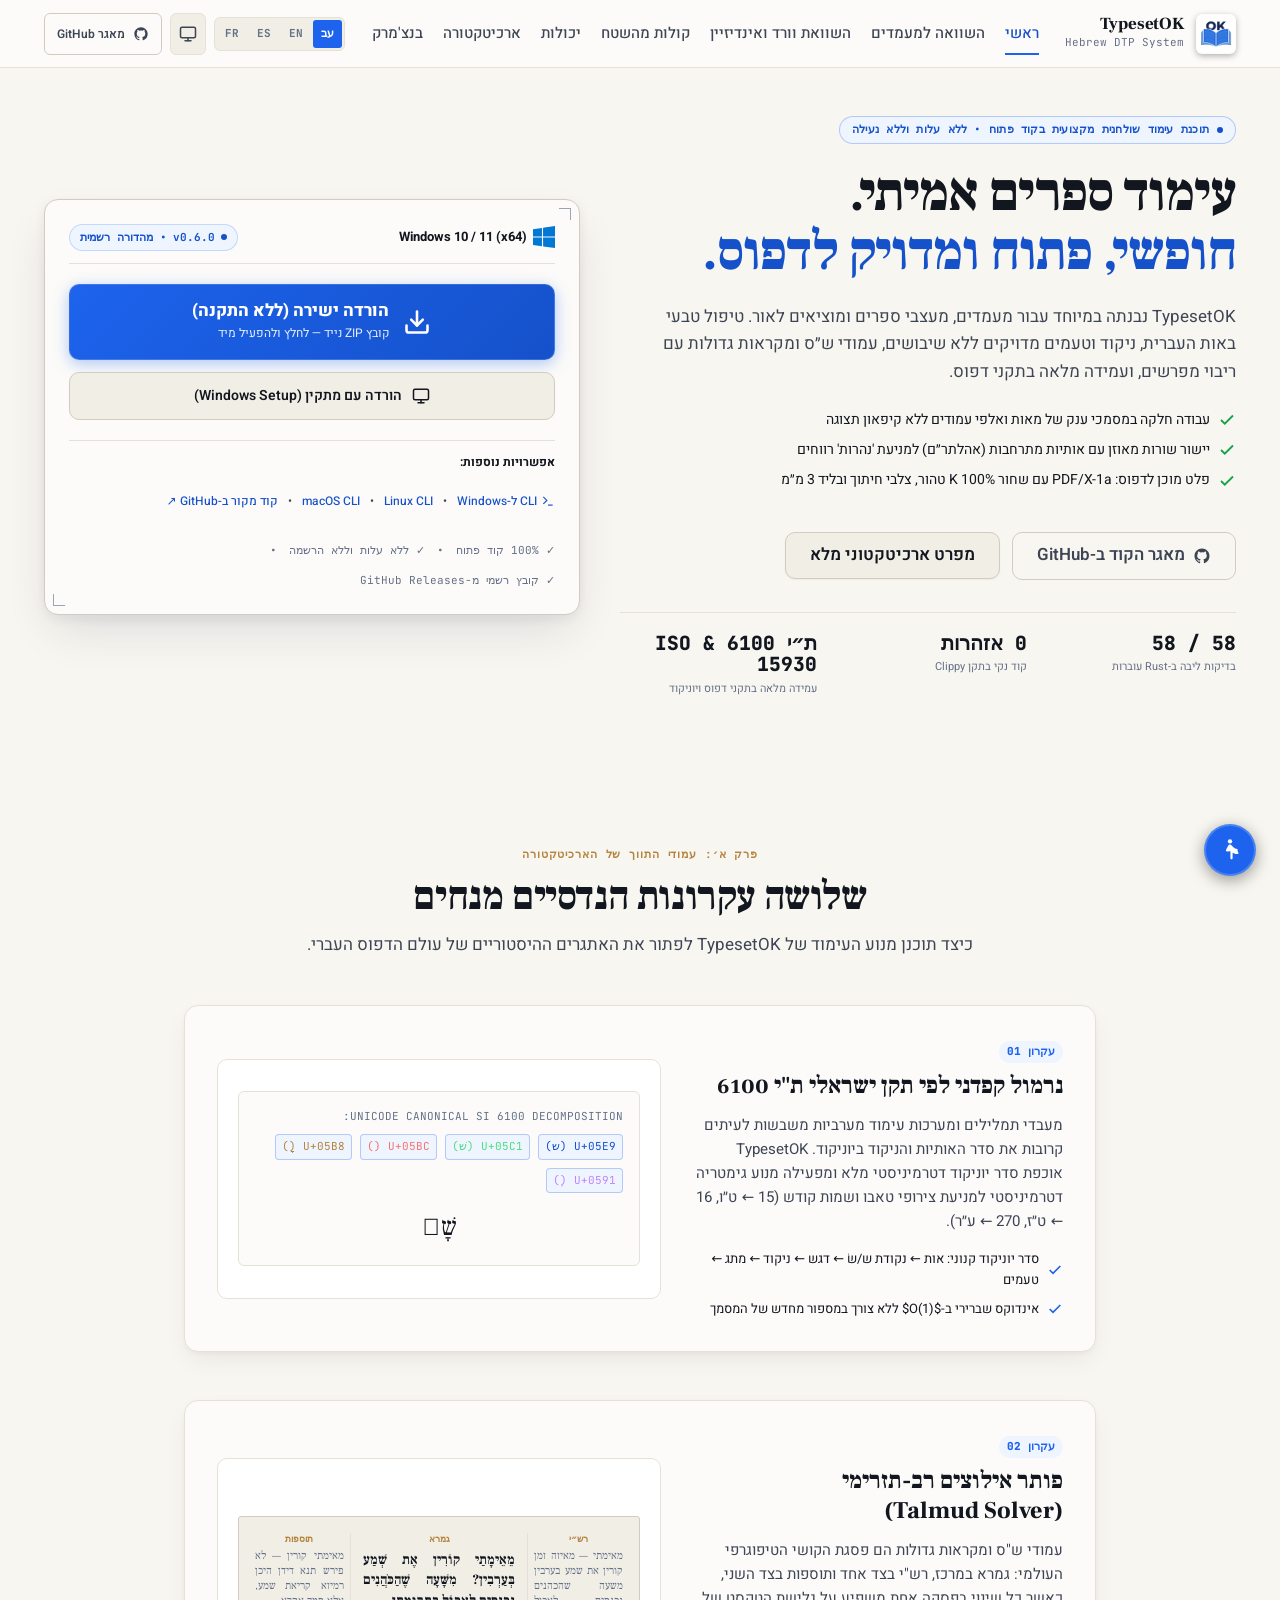
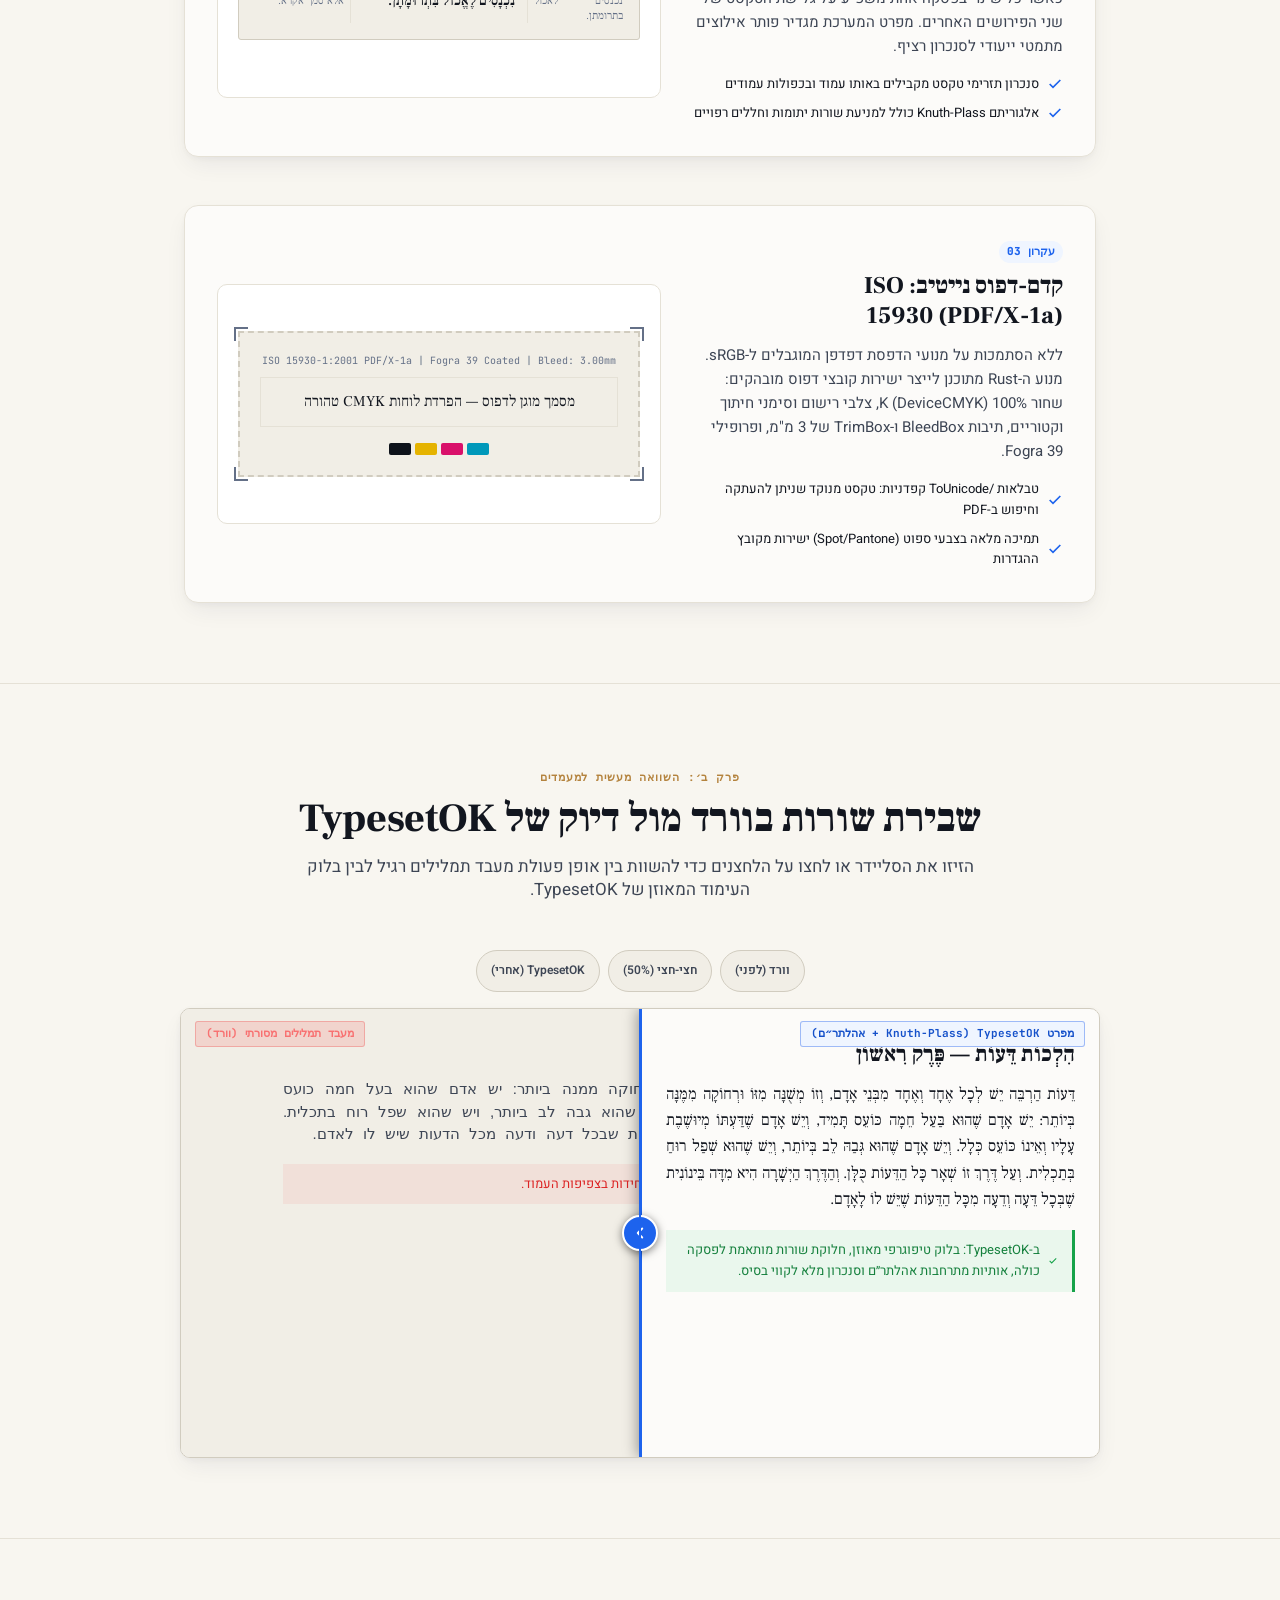
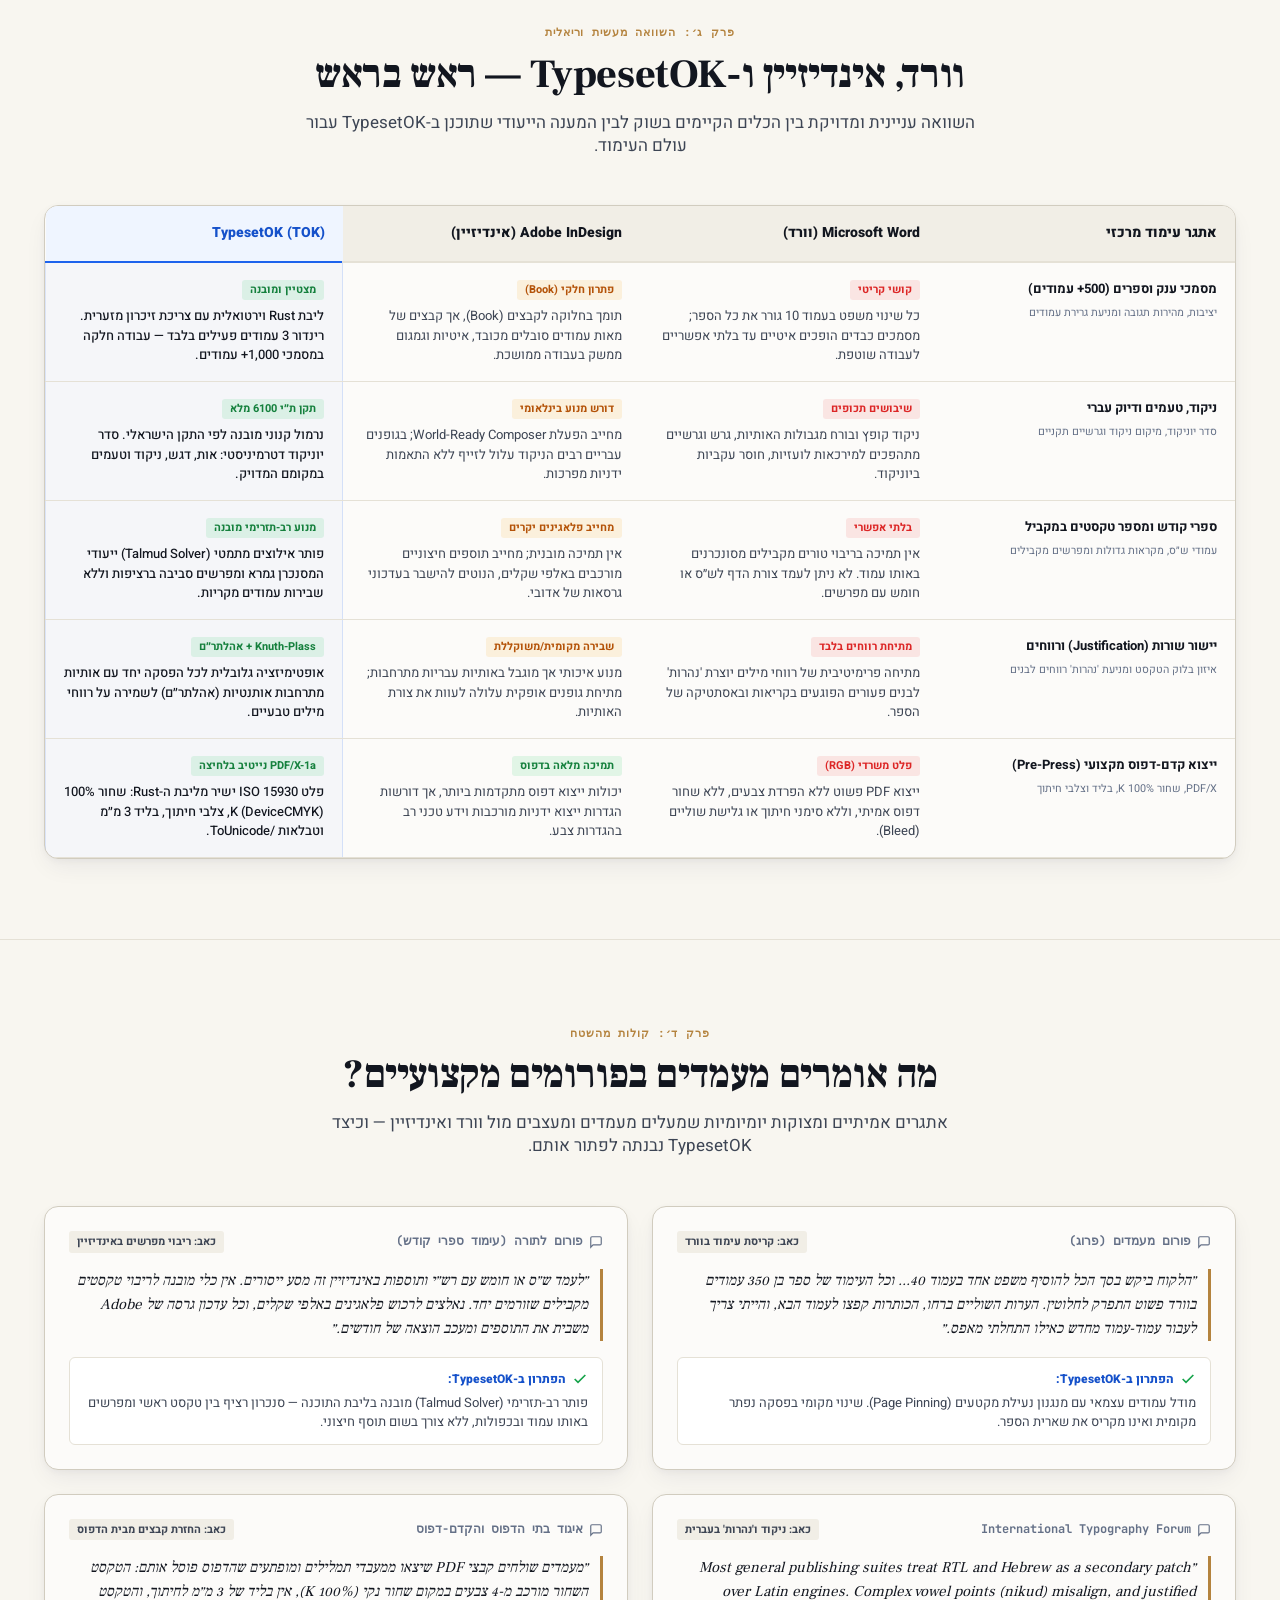
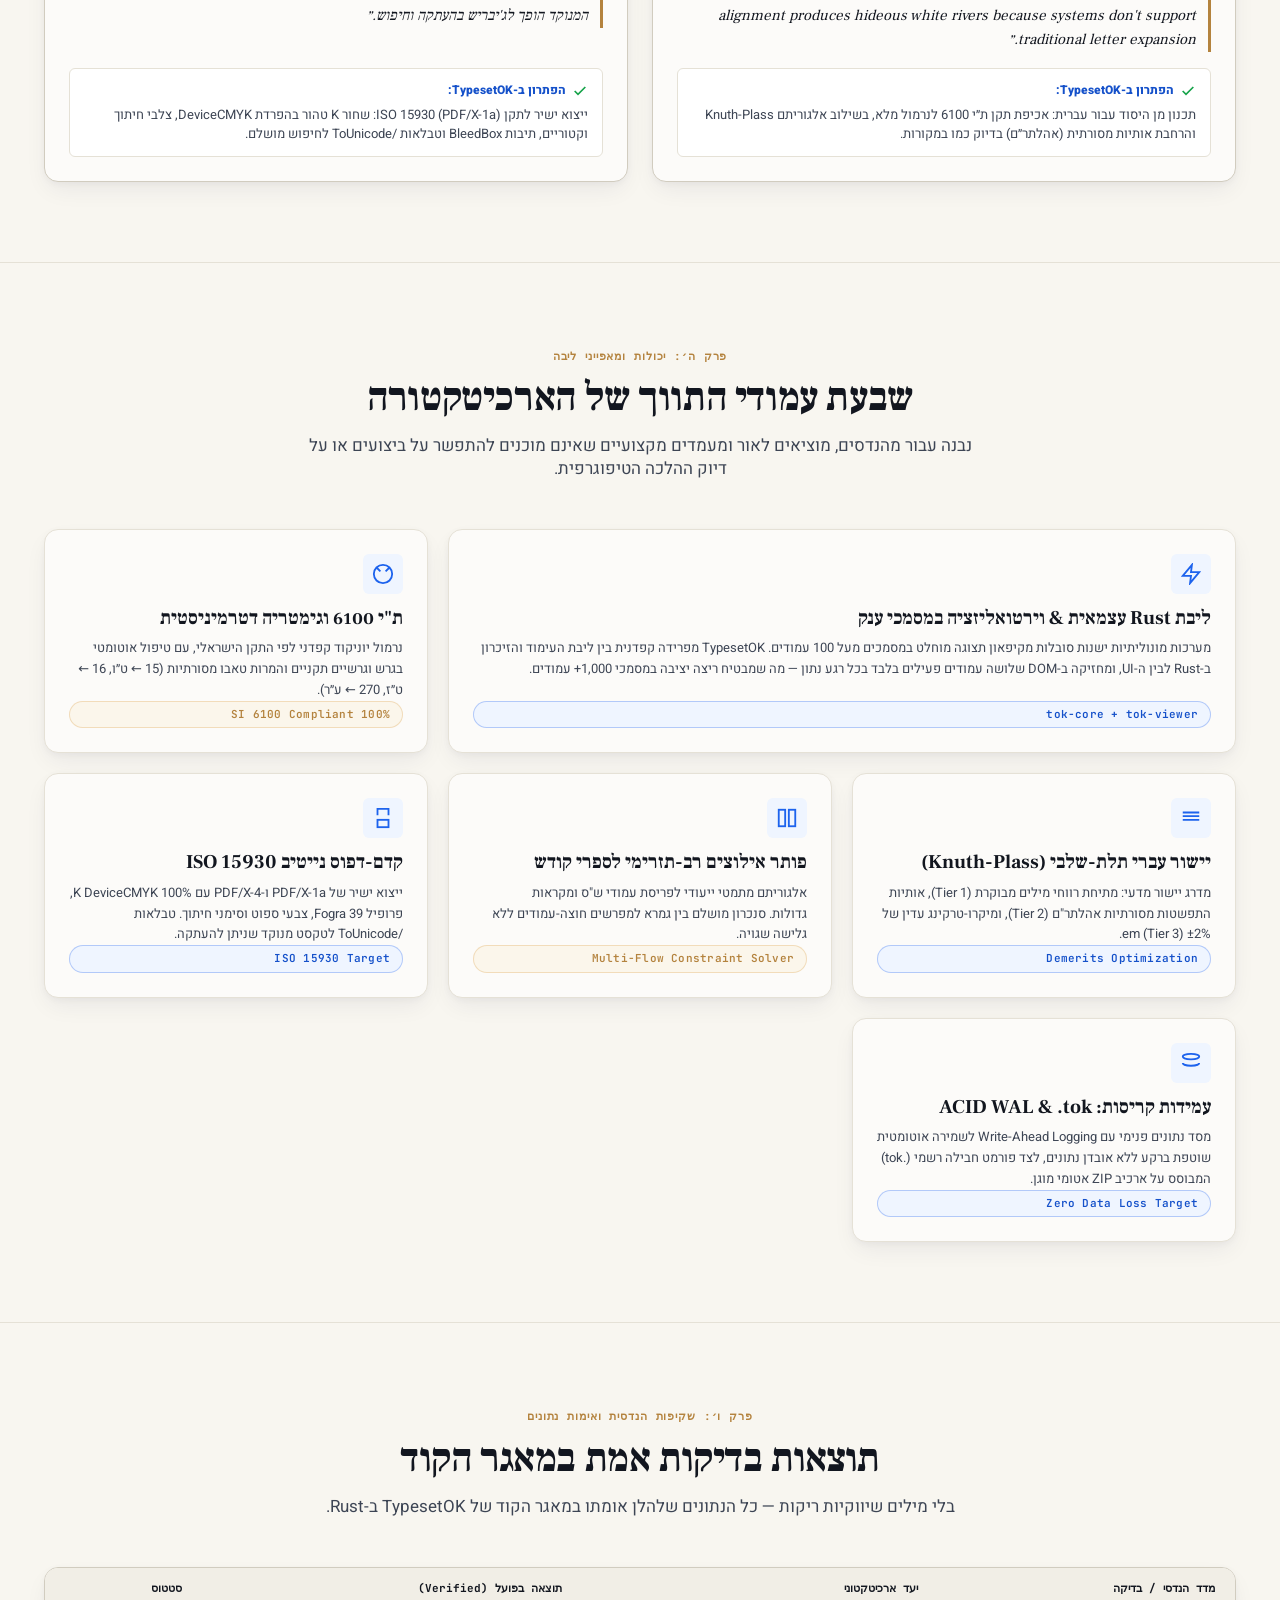
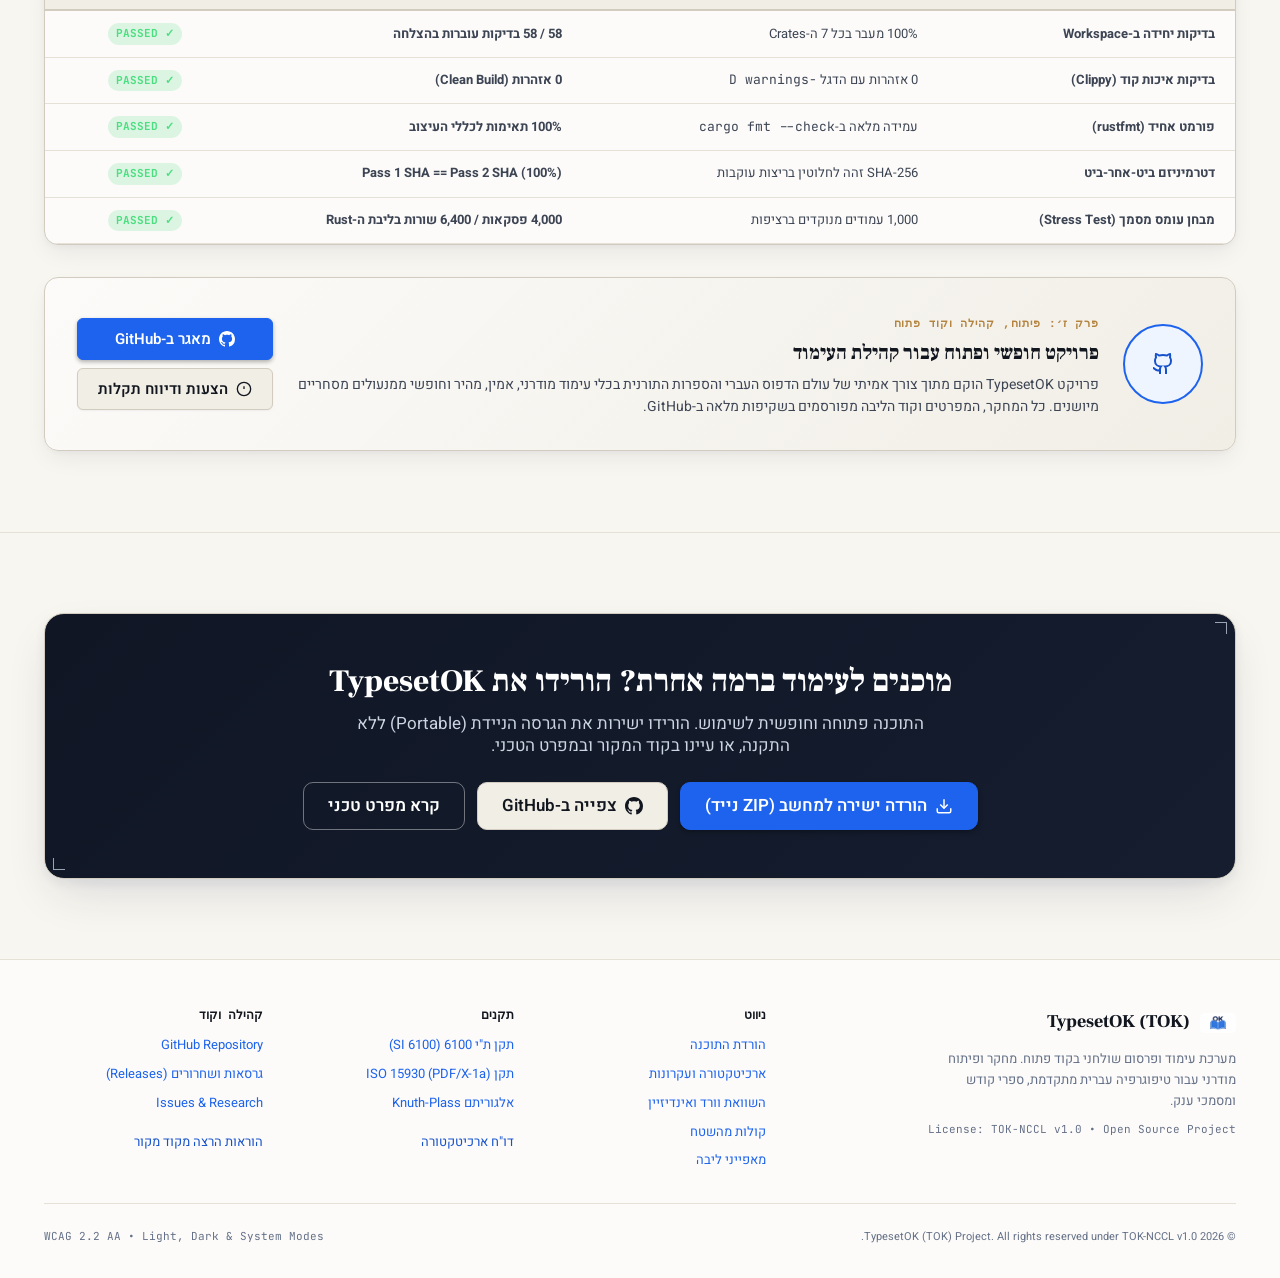
<file: index.html>
<!DOCTYPE html>
<html lang="he" dir="rtl" data-theme="light">
<head>
  <meta charset="UTF-8">
  <meta name="viewport" content="width=device-width, initial-scale=1.0, viewport-fit=cover">
  
  <!-- Primary High-Authority Meta Tags -->
  <title>TypesetOK (TOK) — תוכנת עימוד שולחנית מקצועית בקוד פתוח | DTP System for Hebrew Typography, Talmud &amp; Pre-Press</title>
  <meta name="title" content="TypesetOK (TOK) — תוכנת עימוד שולחנית מקצועית בקוד פתוח">
  <meta name="description" content="מערכת עימוד ופרסום שולחני (DTP) מודרנית בקוד פתוח לטיפוגרפיה עברית מתקדמת, ספרי קודש (ש״ס, מקראות גדולות ושו״ת) ומסמכי ענק. ליבת Rust, אלגוריתם Knuth-Plass, פלט PDF/X-1a נייטיב.">
  <meta name="keywords" content="תוכנת עימוד, עימוד עברי, עימוד ספרים, ספרי קודש, עימוד שס, מקראות גדולות, תוכנת תג, אינדיזיין עברית, Knuth-Plass, Rust DTP, Desktop Publishing, Hebrew typesetting, Talmud layout, PDF/X-1a, SI 6100, Open source typesetting">
  <meta name="author" content="TypesetOK Open-Source Team">
  <meta name="publisher" content="TypesetOK">
  <meta name="robots" content="index, follow, max-snippet:-1, max-image-preview:large, max-video-preview:-1">
  <meta name="format-detection" content="telephone=no">
  <meta name="google-site-verification" content="google4c6f85691547b7d9">
  <link rel="canonical" href="https://typesetok.github.io/website/">

  <!-- Multilingual Internationalization Alternate Links -->
  <link rel="alternate" hreflang="he" href="https://typesetok.github.io/website/?lang=he">
  <link rel="alternate" hreflang="en" href="https://typesetok.github.io/website/?lang=en">
  <link rel="alternate" hreflang="es" href="https://typesetok.github.io/website/?lang=es">
  <link rel="alternate" hreflang="fr" href="https://typesetok.github.io/website/?lang=fr">
  <link rel="alternate" hreflang="x-default" href="https://typesetok.github.io/website/">

  <!-- Open Graph / Facebook -->
  <meta property="og:type" content="website">
  <meta property="og:url" content="https://typesetok.github.io/website/">
  <meta property="og:site_name" content="TypesetOK">
  <meta property="og:title" content="TypesetOK — תוכנת עימוד שולחנית מקצועית בקוד פתוח">
  <meta property="og:description" content="עימוד ספרים אמיתי. דיוק מושלם לדפוס, חופשי ופתוח לכולם. מערכת DTP ייעודית לספרי קודש ומסמכי ענק.">
  <meta property="og:image" content="assets/images/logo.jpg">
  <meta property="og:image:alt" content="TypesetOK Logo — Open Book &amp; Typography">
  <meta property="og:locale" content="he_IL">
  <meta property="og:locale:alternate" content="en_US">
  <meta property="og:locale:alternate" content="es_ES">
  <meta property="og:locale:alternate" content="fr_FR">

  <!-- Twitter / X -->
  <meta property="twitter:card" content="summary_large_image">
  <meta property="twitter:url" content="https://typesetok.github.io/website/">
  <meta property="twitter:title" content="TypesetOK — תוכנת עימוד שולחנית מקצועית ב-Rust">
  <meta property="twitter:description" content="מערכת עימוד ופרסום שולחני בקוד פתוח לטיפוגרפיה עברית מתקדמת, ש״ס ומנוע קדם-דפוס ISO 15930.">
  <meta property="twitter:image" content="assets/images/logo.jpg">

  <!-- Favicons & App Manifest -->
  <link rel="icon" type="image/svg+xml" href="assets/images/favicon.svg">
  <link rel="apple-touch-icon" href="assets/images/logo.jpg">
  <link rel="manifest" href="site.webmanifest">
  <meta name="theme-color" content="#F8F6F0" media="(prefers-color-scheme: light)">
  <meta name="theme-color" content="#0B0E14" media="(prefers-color-scheme: dark)">

  <!-- High-Performance Font Loading -->
  <link rel="preconnect" href="https://fonts.googleapis.com">
  <link rel="preconnect" href="https://fonts.gstatic.com" crossorigin>
  <link href="https://fonts.googleapis.com/css2?family=Frank+Ruhl+Libre:wght@400;500;700;800;900&family=Heebo:wght@400;500;600;700;800&family=JetBrains+Mono:wght@400;500;700&display=swap" rel="stylesheet">

  <!-- Core Stylesheets -->
  <link rel="stylesheet" href="assets/css/tokens.css">
  <link rel="stylesheet" href="assets/css/reset.css">
  <link rel="stylesheet" href="assets/css/main.css">
  <link rel="stylesheet" href="assets/css/components.css">
  <link rel="stylesheet" href="assets/css/a11y-motion.css">

  <!-- Comprehensive Schema.org Graph JSON-LD (Power SEO) -->
  <script type="application/ld+json">
  {
    "@context": "https://schema.org",
    "@graph": [
      {
        "@type": "WebSite",
        "@id": "https://typesetok.github.io/website/#website",
        "url": "https://typesetok.github.io/website/",
        "name": "TypesetOK",
        "description": "תוכנת עימוד שולחנית מקצועית בקוד פתוח לטיפוגרפיה עברית וספרי קודש",
        "inLanguage": ["he", "en", "es", "fr"],
        "publisher": {
          "@id": "https://typesetok.github.io/website/#organization"
        }
      },
      {
        "@type": "Organization",
        "@id": "https://typesetok.github.io/website/#organization",
        "name": "TypesetOK",
        "url": "https://typesetok.github.io/website/",
        "logo": "https://typesetok.github.io/website/assets/images/logo.jpg",
        "sameAs": [
          "https://github.com/TypesetOK",
          "https://github.com/TypesetOK/typesetok"
        ]
      },
      {
        "@type": "SoftwareApplication",
        "@id": "https://typesetok.github.io/website/#software",
        "name": "TypesetOK",
        "alternateName": "TOK",
        "applicationCategory": "DesignApplication",
        "operatingSystem": "Windows 10+, macOS 12+, Linux",
        "softwareVersion": "v0.6.0",
        "license": "https://github.com/TypesetOK/typesetok/blob/main/LICENSE.md",
        "codeRepository": "https://github.com/TypesetOK/typesetok",
        "description": "תוכנת עימוד ופרסום שולחני (DTP) מודרנית בקוד פתוח לטיפוגרפיה עברית מתקדמת, ש״ס, מקראות גדולות ומנוע קדם-דפוס נייטיב."
      },
      {
        "@type": "BreadcrumbList",
        "itemListElement": [
          {
            "@type": "ListItem",
            "position": 1,
            "name": "דף הבית",
            "item": "https://typesetok.github.io/website/"
          }
        ]
      },
      {
        "@type": "FAQPage",
        "mainEntity": [
          {
            "@type": "Question",
            "name": "מהי מערכת TypesetOK ובמה היא שונה מתוכנות עימוד ישנות?",
            "acceptedAnswer": {
              "@type": "Answer",
              "text": "TypesetOK היא מערכת פרסום שולחני (DTP) מודרנית שנבנית מן היסוד בשפת Rust עבור עברית וטקסטים דו-כיווניים (Bidi/RTL). בשונה מתוכנות כבדות או ישנות משנות ה-90 כמו 'תג' ו-Adobe InDesign שבהן עברית היא טלאי משני, TypesetOK מפרידה בין ליבת Rust מהירה לבין הממשק ומציעה עימוד יציב במסמכי ענק בני אלפי עמודים ללא קיפאון ממשק."
            }
          },
          {
            "@type": "Question",
            "name": "כיצד עובד מנגנון אותיות ההתפשטות (אהלתר״ם) ואלגוריתם Knuth-Plass?",
            "acceptedAnswer": {
              "@type": "Answer",
              "text": "במקום למתוח רווחים בין מילים וליצור 'נהרות' לבנים מכוערים כפי שעושים מעבדי תמלילים פשוטים, המערכת משלבת את אלגוריתם Knuth-Plass למזעור פגמים טיפוגרפיים לאורך הפסקה כולה, יחד עם אותיות מתרחבות מסורתיות (א, ה, ל, ת, ר, ם) לקבלת בלוק עימוד ישר והרמוני."
            }
          },
          {
            "@type": "Question",
            "name": "האם TypesetOK מיועדת לעימוד ספרי קודש מורכבים כמו ש״ס ומקראות גדולות?",
            "acceptedAnswer": {
              "@type": "Answer",
              "text": "כן. ארכיטקטורת המערכת כוללת פותר אילוצים רב-תזרימי (Talmud Solver) ייעודי המסנכרן בין טקסט מרכזי (גמרא / מקרא) לבין מפרשים מקבילים (רש״י, תוספות, תרגום) בעמודים ובכפולות עמודים."
            }
          },
          {
            "@type": "Question",
            "name": "מדוע נבחרה שפת Rust לפיתוח ליבת העימוד?",
            "acceptedAnswer": {
              "@type": "Answer",
              "text": "שפת Rust מספקת ביצועי קצה מהירים, בטיחות זיכרון מוחלטת ללא Garbage Collector הגורם לגמגומים, ויכולת עיבוד מקבילי עבור מסמכים עתירי עמודים וחישוב שבירת שורות בזמן אמת."
            }
          },
          {
            "@type": "Question",
            "name": "באילו תקני דפוס ויוניקוד המערכת תומכת?",
            "acceptedAnswer": {
              "@type": "Answer",
              "text": "TypesetOK תומכת בתקן ישראלי ת״י 6100 לנרמול אותיות, ניקוד וטעמים, ובתקן ISO 15930 (PDF/X-1a ו-PDF/X-4) עם שחור 100% K DeviceCMYK, פרופילי Fogra 39, צלבי חיתוך וטבלאות /ToUnicode לטקסט שניתן לחיפוש והעתקה."
            }
          }
        ]
      }
    ]
  }
  </script>
</head>
<body>

  <!-- Accessible Skip Link -->
  <a href="#main-content" class="skip-link">דלג לתוכן המרכזי</a>

  <!-- Sticky Site Header -->
  <header class="site-header" role="banner">
    <div class="scroll-progress-bar" id="scrollProgressBar" role="progressbar" aria-label="Reading progress" aria-valuemin="0" aria-valuemax="100"></div>
    <div class="container header-inner">
      
      <!-- Brand & Logo -->
      <a href="#hero" class="brand-wrapper" aria-label="TypesetOK Home">
        <img src="assets/images/logo.jpg" alt="TypesetOK Logo" class="brand-logo-img" width="40" height="40">
        <div class="brand-text">
          <span class="brand-name">TypesetOK</span>
          <span class="brand-tagline">Hebrew DTP System</span>
        </div>
      </a>

      <!-- Primary Desktop Nav -->
      <nav class="primary-nav" role="navigation" aria-label="Main Navigation">
        <a href="#hero" class="nav-link active" data-i18n="nav_home">ראשי</a>
        <a href="#comparison" class="nav-link" data-i18n="nav_comparison">השוואה למעמדים</a>
        <a href="#matrix" class="nav-link" data-i18n="nav_matrix">השוואת וורד ואינדיזיין</a>
        <a href="#quotes" class="nav-link" data-i18n="nav_quotes">קולות מהשטח</a>
        <a href="#features" class="nav-link" data-i18n="nav_features">יכולות</a>
        <a href="#storytelling" class="nav-link" data-i18n="nav_story">ארכיטקטורה</a>
        <a href="#engineering" class="nav-link" data-i18n="nav_engineering">בנצ'מרק</a>
      </nav>

      <!-- Action & Utility Controls -->
      <div class="header-actions">
        
        <!-- Language Switcher (עב | EN | ES | FR) -->
        <div class="lang-switcher" role="group" aria-label="Language Selector">
          <button type="button" class="lang-btn active" data-lang="he" aria-pressed="true" title="עברית">עב</button>
          <button type="button" class="lang-btn" data-lang="en" aria-pressed="false" title="English (US)">EN</button>
          <button type="button" class="lang-btn" data-lang="es" aria-pressed="false" title="Español">ES</button>
          <button type="button" class="lang-btn" data-lang="fr" aria-pressed="false" title="Français">FR</button>
        </div>

        <!-- Day / Night / System Theme Dropdown (Single Button Control) -->
        <div class="theme-selector-wrapper">
          <button type="button" class="icon-btn" id="toggleThemeBtn" aria-label="ערכת נושא: מצב יום / לילה / מערכת" aria-haspopup="true" aria-expanded="false" title="ערכת נושא: מצב יום / לילה / מערכת">
            <svg width="18" height="18" viewBox="0 0 24 24" fill="none" stroke="currentColor" stroke-width="2" stroke-linecap="round" stroke-linejoin="round" aria-hidden="true">
              <circle cx="12" cy="12" r="5"/>
              <line x1="12" y1="1" x2="12" y2="3"/>
              <line x1="12" y1="21" x2="12" y2="23"/>
              <line x1="4.22" y1="4.22" x2="5.64" y2="5.64"/>
              <line x1="18.36" y1="18.36" x2="19.78" y2="19.78"/>
              <line x1="1" y1="12" x2="3" y2="12"/>
              <line x1="21" y1="12" x2="23" y2="12"/>
              <line x1="4.22" y1="19.78" x2="5.64" y2="18.36"/>
              <line x1="18.36" y1="5.64" x2="19.78" y2="4.22"/>
            </svg>
          </button>
          <div class="theme-menu-popover" id="themeMenuPopover" role="menu">
            <button type="button" class="theme-menu-item active" data-theme-opt="light" role="menuitem">
              <svg width="16" height="16" viewBox="0 0 24 24" fill="none" stroke="currentColor" stroke-width="2" stroke-linecap="round" stroke-linejoin="round" aria-hidden="true">
                <circle cx="12" cy="12" r="5"/>
                <line x1="12" y1="1" x2="12" y2="3"/>
                <line x1="12" y1="21" x2="12" y2="23"/>
                <line x1="4.22" y1="4.22" x2="5.64" y2="5.64"/>
                <line x1="18.36" y1="18.36" x2="19.78" y2="19.78"/>
                <line x1="1" y1="12" x2="3" y2="12"/>
                <line x1="21" y1="12" x2="23" y2="12"/>
                <line x1="4.22" y1="19.78" x2="5.64" y2="18.36"/>
                <line x1="18.36" y1="5.64" x2="19.78" y2="4.22"/>
              </svg>
              <span>מצב יום (בהיר)</span>
              <svg class="theme-check-icon" width="14" height="14" viewBox="0 0 24 24" fill="none" stroke="currentColor" stroke-width="2.5" aria-hidden="true"><polyline points="20 6 9 17 4 12"/></svg>
            </button>
            <button type="button" class="theme-menu-item" data-theme-opt="dark" role="menuitem">
              <svg width="16" height="16" viewBox="0 0 24 24" fill="none" stroke="currentColor" stroke-width="2" stroke-linecap="round" stroke-linejoin="round" aria-hidden="true">
                <path d="M21 12.79A9 9 0 1 1 11.21 3 7 7 0 0 0 21 12.79z"/>
              </svg>
              <span>מצב לילה (כהה)</span>
              <svg class="theme-check-icon" width="14" height="14" viewBox="0 0 24 24" fill="none" stroke="currentColor" stroke-width="2.5" aria-hidden="true"><polyline points="20 6 9 17 4 12"/></svg>
            </button>
            <button type="button" class="theme-menu-item" data-theme-opt="system" role="menuitem">
              <svg width="16" height="16" viewBox="0 0 24 24" fill="none" stroke="currentColor" stroke-width="2" stroke-linecap="round" stroke-linejoin="round" aria-hidden="true">
                <rect x="2" y="3" width="20" height="14" rx="2" ry="2"/>
                <line x1="8" y1="21" x2="16" y2="21"/>
                <line x1="12" y1="17" x2="12" y2="21"/>
              </svg>
              <span>לפי המערכת (אוטומטי)</span>
              <svg class="theme-check-icon" width="14" height="14" viewBox="0 0 24 24" fill="none" stroke="currentColor" stroke-width="2.5" aria-hidden="true"><polyline points="20 6 9 17 4 12"/></svg>
            </button>
          </div>
        </div>

        <!-- GitHub Primary Link -->
        <a href="https://github.com/TypesetOK/typesetok" target="_blank" rel="noopener noreferrer" class="btn btn-outline" style="padding: 6px 12px; font-size: 12px;" aria-label="GitHub Repository">
          <svg width="16" height="16" viewBox="0 0 24 24" fill="currentColor" aria-hidden="true">
            <path fill-rule="evenodd" clip-rule="evenodd" d="M12 2C6.477 2 2 6.484 2 12.017c0 4.425 2.865 8.18 6.839 9.504.5.092.682-.217.682-.483 0-.237-.008-.868-.013-1.703-2.782.605-3.369-1.343-3.369-1.343-.454-1.158-1.11-1.466-1.11-1.466-.908-.62.069-.608.069-.608 1.003.07 1.53 1.032 1.53 1.032.892 1.53 2.341 1.088 2.91.832.092-.647.35-1.088.636-1.338-2.22-.253-4.555-1.113-4.555-4.951 0-1.093.39-1.988 1.029-2.688-.103-.253-.446-1.272.098-2.65 0 0 .84-.27 2.75 1.026A9.564 9.564 0 0112 6.844c.85.004 1.705.115 2.504.337 1.909-1.296 2.747-1.027 2.747-1.027.546 1.379.202 2.398.1 2.651.64.7 1.028 1.595 1.028 2.688 0 3.848-2.339 4.695-4.566 4.943.359.309.678.92.678 1.855 0 1.338-.012 2.419-.012 2.747 0 .268.18.58.688.482A10.019 10.019 0 0022 12.017C22 6.484 17.522 2 12 2z"/>
          </svg>
          <span data-i18n="btn_github">GitHub</span>
        </a>

        <!-- Mobile Drawer Toggle -->
        <button type="button" class="mobile-nav-toggle" id="mobileNavToggle" aria-label="Open Navigation Menu" aria-expanded="false" aria-controls="mobileNavDrawer">
          <svg width="20" height="20" viewBox="0 0 24 24" fill="none" stroke="currentColor" stroke-width="2" stroke-linecap="round" stroke-linejoin="round" aria-hidden="true">
            <line x1="3" y1="12" x2="21" y2="12"/>
            <line x1="3" y1="6" x2="21" y2="6"/>
            <line x1="3" y1="18" x2="21" y2="18"/>
          </svg>
        </button>
      </div>

    </div>

    <!-- Mobile Drawer -->
    <div class="mobile-nav-drawer" id="mobileNavDrawer" role="region" aria-label="Mobile Navigation">
      <a href="#hero" class="mobile-nav-link" data-i18n="nav_home">ראשי</a>
      <a href="#comparison" class="mobile-nav-link" data-i18n="nav_comparison">השוואה למעמדים</a>
      <a href="#matrix" class="mobile-nav-link" data-i18n="nav_matrix">השוואת וורד ואינדיזיין</a>
      <a href="#quotes" class="mobile-nav-link" data-i18n="nav_quotes">קולות מהשטח</a>
      <a href="#features" class="mobile-nav-link" data-i18n="nav_features">יכולות</a>
      <a href="#storytelling" class="mobile-nav-link" data-i18n="nav_story">ארכיטקטורה</a>
      <a href="#engineering" class="mobile-nav-link" data-i18n="nav_engineering">בנצ'מרק</a>
      <div style="margin-top: 14px; display: flex; flex-direction: column; gap: 8px;">
        <a href="https://github.com/TypesetOK/typesetok/releases/download/v0.6.0/TypesetOK-v0.6.0-windows-desktop-app.zip" class="btn btn-primary download-link-portable" style="justify-content: center;">
          הורדת התוכנה ל-Windows (v0.6.0)
        </a>
        <a href="https://github.com/TypesetOK/typesetok" target="_blank" rel="noopener noreferrer" class="btn btn-secondary" style="justify-content: center;">
          מאגר הקוד ב-GitHub
        </a>
      </div>
    </div>
  </header>

  <!-- Main Content Landmark -->
  <main id="main-content" role="main">

    <!-- ====================================================================
         SECTION 1: HERO
         ==================================================================== -->
    <section class="hero-section" id="hero">
      <div class="container hero-grid">
        
        <!-- Left Column: Copy & Benefits for Typesetters -->
        <div class="hero-copy">
          <div class="badge badge-brand hero-tag">
            <span class="badge-dot"></span>
            <span data-i18n="hero_badge">תוכנת עימוד שולחנית מקצועית בקוד פתוח • ללא עלות וללא נעילה</span>
          </div>

          <h1 class="hero-title">
            <span data-i18n="hero_title_1">עימוד ספרים אמיתי.</span><br>
            <span class="highlight-blue" data-i18n="hero_title_2">חופשי, פתוח ומדויק לדפוס.</span>
          </h1>

          <p class="hero-description" data-i18n="hero_desc">
            <strong>TypesetOK</strong> נבנתה במיוחד עבור מעמדים, מעצבי ספרים ומוציאים לאור. טיפול טבעי באות העברית, ניקוד וטעמים מדויקים ללא שיבושים, עמודי ש״ס ומקראות גדולות עם ריבוי מפרשים, ועמידה מלאה בתקני דפוס.
          </p>

          <div style="display: flex; flex-direction: column; gap: 8px; margin: 4px 0 12px 0; font-size: 14px; color: var(--color-ink-primary);">
            <div style="display: flex; align-items: center; gap: 8px;">
              <svg width="18" height="18" viewBox="0 0 24 24" fill="none" stroke="#16A34A" stroke-width="2.5" aria-hidden="true"><polyline points="20 6 9 17 4 12"/></svg>
              <span>עבודה חלקה במסמכי ענק של מאות ואלפי עמודים ללא קיפאון תצוגה</span>
            </div>
            <div style="display: flex; align-items: center; gap: 8px;">
              <svg width="18" height="18" viewBox="0 0 24 24" fill="none" stroke="#16A34A" stroke-width="2.5" aria-hidden="true"><polyline points="20 6 9 17 4 12"/></svg>
              <span>יישור שורות מאוזן עם אותיות מתרחבות (אהלתר״ם) למניעת 'נהרות' רווחים</span>
            </div>
            <div style="display: flex; align-items: center; gap: 8px;">
              <svg width="18" height="18" viewBox="0 0 24 24" fill="none" stroke="#16A34A" stroke-width="2.5" aria-hidden="true"><polyline points="20 6 9 17 4 12"/></svg>
              <span>פלט מוכן לדפוס: PDF/X-1a עם שחור 100% K טהור, צלבי חיתוך ובליד 3 מ״מ</span>
            </div>
          </div>

          <div class="hero-actions">
            <a href="https://github.com/TypesetOK/typesetok" target="_blank" rel="noopener noreferrer" class="btn btn-outline btn-lg" aria-label="Open TypesetOK on GitHub">
              <svg width="18" height="18" viewBox="0 0 24 24" fill="currentColor" aria-hidden="true">
                <path fill-rule="evenodd" clip-rule="evenodd" d="M12 2C6.477 2 2 6.484 2 12.017c0 4.425 2.865 8.18 6.839 9.504.5.092.682-.217.682-.483 0-.237-.008-.868-.013-1.703-2.782.605-3.369-1.343-3.369-1.343-.454-1.158-1.11-1.466-1.11-1.466-.908-.62.069-.608.069-.608 1.003.07 1.53 1.032 1.53 1.032.892 1.53 2.341 1.088 2.91.832.092-.647.35-1.088.636-1.338-2.22-.253-4.555-1.113-4.555-4.951 0-1.093.39-1.988 1.029-2.688-.103-.253-.446-1.272.098-2.65 0 0 .84-.27 2.75 1.026A9.564 9.564 0 0112 6.844c.85.004 1.705.115 2.504.337 1.909-1.296 2.747-1.027 2.747-1.027.546 1.379.202 2.398.1 2.651.64.7 1.028 1.595 1.028 2.688 0 3.848-2.339 4.695-4.566 4.943.359.309.678.92.678 1.855 0 1.338-.012 2.419-.012 2.747 0 .268.18.58.688.482A10.019 10.019 0 0022 12.017C22 6.484 17.522 2 12 2z"/>
              </svg>
              <span data-i18n="hero_cta_github">מאגר הקוד ב-GitHub</span>
            </a>

            <button type="button" class="btn btn-secondary btn-lg" data-open-modal="architecture">
              <span data-i18n="hero_cta_arch">מפרט ארכיטקטוני מלא</span>
            </button>
          </div>

          <!-- Real & Honest Engineering Metrics -->
          <div class="hero-metrics">
            <div class="hero-metric-item">
              <span class="hero-metric-value" data-i18n="metric_tests">58 / 58</span>
              <span class="hero-metric-label" data-i18n="metric_tests_label">בדיקות ליבה ב-Rust עוברות</span>
            </div>
            <div class="hero-metric-item">
              <span class="hero-metric-value" data-i18n="metric_clippy">0 אזהרות</span>
              <span class="hero-metric-label" data-i18n="metric_clippy_label">קוד נקי בתקן Clippy</span>
            </div>
            <div class="hero-metric-item">
              <span class="hero-metric-value" data-i18n="metric_standards">ת״י 6100 &amp; ISO 15930</span>
              <span class="hero-metric-label" data-i18n="metric_standards_label">עמידה מלאה בתקני דפוס ויוניקוד</span>
            </div>
          </div>
        </div>

        <!-- Right Column: Grand Download Hub (Centerpiece for Typesetters) -->
        <div class="hero-download-card paper-sheet-crops" id="heroDownloadCard" role="region" aria-label="מרכז הורדות TypesetOK">
          <div class="hero-download-header">
            <div class="hero-download-os">
              <svg width="22" height="22" viewBox="0 0 24 24" fill="currentColor" aria-hidden="true" style="color: #0078D4;">
                <path d="M0 3.449L9.75 2.1v9.451H0m10.949-9.602L24 0v11.4H10.949M0 12.6h9.75v9.451L0 20.699M10.949 12.6H24V24l-12.902-1.749"/>
              </svg>
              <span data-i18n="dl_card_os">Windows 10 / 11 (64-bit)</span>
            </div>
            <span class="hero-download-badge">
              <span class="badge-dot"></span>
              <span class="release-version-tag">v0.6.0</span> • מהדורה רשמית
            </span>
          </div>

          <div class="download-cta-stack">
            <!-- Primary Download: Portable ZIP (Zero install hassle) -->
            <a href="https://github.com/TypesetOK/typesetok/releases/download/v0.6.0/TypesetOK-v0.6.0-windows-desktop-app.zip" class="btn-download-primary download-link-portable" aria-label="הורדה ישירה של TypesetOK ללא התקנה">
              <svg width="28" height="28" viewBox="0 0 24 24" fill="none" stroke="currentColor" stroke-width="2.2" stroke-linecap="round" stroke-linejoin="round" aria-hidden="true">
                <path d="M21 15v4a2 2 0 0 1-2 2H5a2 2 0 0 1-2-2v-4"/>
                <polyline points="7 10 12 15 17 10"/>
                <line x1="12" y1="15" x2="12" y2="3"/>
              </svg>
              <div class="btn-download-text-group">
                <span class="btn-download-title" data-i18n="dl_btn_portable_title">הורדה ישירה (ללא התקנה)</span>
                <span class="btn-download-subtitle" data-i18n="dl_btn_portable_sub">קובץ ZIP נייד — לחלץ ולהפעיל מיד • 113 מ״ב</span>
              </div>
            </a>

            <!-- Secondary Download: Installer / Setup -->
            <a href="https://github.com/TypesetOK/typesetok/releases/latest" class="btn-download-secondary download-link-installer" aria-label="הורדה עם מתקין Windows Setup">
              <svg width="18" height="18" viewBox="0 0 24 24" fill="none" stroke="currentColor" stroke-width="2" stroke-linecap="round" stroke-linejoin="round" aria-hidden="true">
                <rect x="2" y="3" width="20" height="14" rx="2" ry="2"/>
                <line x1="8" y1="21" x2="16" y2="21"/>
                <line x1="12" y1="17" x2="12" y2="21"/>
              </svg>
              <span data-i18n="dl_btn_installer_title">הורדה עם מתקין (Windows Setup)</span>
            </a>
          </div>

          <div class="download-extra-options">
            <div style="font-weight: 700; color: var(--color-ink-primary);" data-i18n="dl_cli_label">אפשרויות נוספות:</div>
            <div class="download-extra-links">
              <a href="https://github.com/TypesetOK/typesetok/releases/download/v0.6.0/tok-cli-v0.6.0-windows-x64.zip" class="download-extra-link download-link-cli">
                <svg width="14" height="14" viewBox="0 0 24 24" fill="none" stroke="currentColor" stroke-width="2"><polyline points="4 17 10 11 4 5"/><line x1="12" y1="19" x2="20" y2="19"/></svg>
                <span data-i18n="dl_cli_windows">CLI ל-Windows</span>
              </a>
              <span>•</span>
              <a href="https://github.com/TypesetOK/typesetok/releases/latest" class="download-extra-link">
                <span data-i18n="dl_cli_linux">Linux CLI</span>
              </a>
              <span>•</span>
              <a href="https://github.com/TypesetOK/typesetok/releases/latest" class="download-extra-link">
                <span data-i18n="dl_cli_macos">macOS CLI</span>
              </a>
              <span>•</span>
              <a href="https://github.com/TypesetOK/typesetok" target="_blank" rel="noopener noreferrer" class="download-extra-link">
                <span>קוד מקור ב-GitHub ↗</span>
              </a>
            </div>
          </div>

          <div class="download-meta-notes">
            <span>✓ 100% קוד פתוח</span>
            <span>•</span>
            <span>✓ ללא עלות וללא הרשמה</span>
            <span>•</span>
            <span>✓ קובץ רשמי מ-GitHub Releases</span>
          </div>
        </div>

      </div>
    </section>

    <!-- ====================================================================
         SECTION 2: SCROLL STORYTELLING
         ==================================================================== -->
    <section class="editorial-section" id="storytelling">
      <div class="container-editorial">
        
        <div class="section-lead-header">
          <span class="section-pretitle" data-i18n="story_pretitle">פרק א׳: עמודי התווך של הארכיטקטורה</span>
          <h2 class="section-title" data-i18n="story_title">שלושה עקרונות הנדסיים מנחים</h2>
          <p class="section-subtitle" data-i18n="story_subtitle">
            כיצד תוכנן מנוע העימוד של TypesetOK לפתור את האתגרים ההיסטוריים של עולם הדפוס העברי.
          </p>
        </div>

        <div class="story-scenes">
          
          <!-- Scene 1: Normalization -->
          <article class="story-scene-card reveal-on-scroll">
            <div class="scene-content">
              <span class="scene-num" data-i18n="scene1_num">עקרון 01</span>
              <h3 data-i18n="scene1_title">נרמול קפדני לפי תקן ישראלי ת"י 6100</h3>
              <p data-i18n="scene1_desc">
                מעבדי תמלילים ומערכות עימוד מערביות משבשות לעיתים קרובות את סדר האותיות והניקוד ביוניקוד. TypesetOK אוכפת סדר יוניקוד דטרמיניסטי מלא ומפעילה מנוע גימטריה דטרמיניסטי למניעת צירופי טאבו ושמות קודש (15 ← ט״ו, 16 ← ט״ז, 270 ← ע״ר).
              </p>
              <div class="scene-features-list">
                <div class="scene-feature-item">
                  <svg width="16" height="16" viewBox="0 0 24 24" fill="none" stroke="currentColor" stroke-width="2.5"><polyline points="20 6 9 17 4 12"/></svg>
                  <span>סדר יוניקוד קנוני: אות ← נקודת ש/שׂ ← דגש ← ניקוד ← מתג ← טעמים</span>
                </div>
                <div class="scene-feature-item">
                  <svg width="16" height="16" viewBox="0 0 24 24" fill="none" stroke="currentColor" stroke-width="2.5"><polyline points="20 6 9 17 4 12"/></svg>
                  <span>אינדוקס שברירי ב-$O(1)$ ללא צורך במספור מחדש של המסמך</span>
                </div>
              </div>
            </div>
            <div class="scene-visual">
              <div style="background: var(--color-bg-paper); border: 1px solid var(--color-border-subtle); padding: 16px; border-radius: 6px;">
                <div style="font-family: var(--font-mono); font-size: 11px; color: var(--color-ink-muted); margin-bottom: 8px;">UNICODE CANONICAL SI 6100 DECOMPOSITION:</div>
                <div style="display: flex; gap: 8px; flex-wrap: wrap; font-family: var(--font-mono); font-size: 11px;">
                  <span style="background: var(--color-brand-blue-light); border: 1px solid rgba(37,99,235,0.3); padding: 3px 6px; border-radius: 4px; color: var(--color-brand-blue-hover);">U+05E9 (ש)</span>
                  <span style="background: var(--color-brand-blue-light); border: 1px solid rgba(37,99,235,0.3); padding: 3px 6px; border-radius: 4px; color: #4ADE80;">U+05C1 (שׁ)</span>
                  <span style="background: var(--color-brand-blue-light); border: 1px solid rgba(37,99,235,0.3); padding: 3px 6px; border-radius: 4px; color: #F87171;">U+05BC (ּ)</span>
                  <span style="background: var(--color-brand-blue-light); border: 1px solid rgba(37,99,235,0.3); padding: 3px 6px; border-radius: 4px; color: var(--color-accent-gold);">U+05B8 (ָ)</span>
                  <span style="background: var(--color-brand-blue-light); border: 1px solid rgba(37,99,235,0.3); padding: 3px 6px; border-radius: 4px; color: #C084FC;">U+0591 (֑)</span>
                </div>
                <div style="margin-top: 14px; font-family: var(--font-serif); font-size: 26px; text-align: center; color: var(--color-ink-primary);">
                  שָׁ֕
                </div>
              </div>
            </div>
          </article>

          <!-- Scene 2: Multi-Flow Talmud -->
          <article class="story-scene-card reveal-on-scroll">
            <div class="scene-content">
              <span class="scene-num" data-i18n="scene2_num">עקרון 02</span>
              <h3 data-i18n="scene2_title">פותר אילוצים רב-תזרימי (Talmud Solver)</h3>
              <p data-i18n="scene2_desc">
                עמודי ש"ס ומקראות גדולות הם פסגת הקושי הטיפוגרפי העולמי: גמרא במרכז, רש"י בצד אחד ותוספות בצד השני, כאשר כל שינוי בפסקה אחת משפיע על גלישת הטקסט של שני הפירושים האחרים. מפרט המערכת מגדיר פותר אילוצים מתמטי ייעודי לסנכרון רציף.
              </p>
              <div class="scene-features-list">
                <div class="scene-feature-item">
                  <svg width="16" height="16" viewBox="0 0 24 24" fill="none" stroke="currentColor" stroke-width="2.5"><polyline points="20 6 9 17 4 12"/></svg>
                  <span>סנכרון תזרימי טקסט מקבילים באותו עמוד ובכפולות עמודים</span>
                </div>
                <div class="scene-feature-item">
                  <svg width="16" height="16" viewBox="0 0 24 24" fill="none" stroke="currentColor" stroke-width="2.5"><polyline points="20 6 9 17 4 12"/></svg>
                  <span>אלגוריתם Knuth-Plass כולל למניעת שורות יתומות וחללים רפויים</span>
                </div>
              </div>
            </div>
            <div class="scene-visual">
              <div class="talmud-layout-specimen">
                <div class="talmud-rashi">
                  <div class="talmud-label">רש״י</div>
                  מאימתי — מאיזה זמן קורין את שמע בערבין משעה שהכהנים נכנסים לאכול בתרומתן.
                </div>
                <div class="talmud-gemara">
                  <div class="talmud-label">גמרא</div>
                  מֵאֵימָתַי קוֹרִין אֶת שְׁמַע בְּעַרְבִין? מִשָּׁעָה שֶׁהַכֹּהֲנִים נִכְנָסִים לֶאֱכוֹל בִּתְרוּמָתָן.
                </div>
                <div class="talmud-tosafot">
                  <div class="talmud-label">תוספות</div>
                  מאימתי קורין — לא פירש תנא דידן היכן רמיזא קריאת שמע, אלא סמך אקרא.
                </div>
              </div>
            </div>
          </article>

          <!-- Scene 3: Prepress -->
          <article class="story-scene-card reveal-on-scroll">
            <div class="scene-content">
              <span class="scene-num" data-i18n="scene3_num">עקרון 03</span>
              <h3 data-i18n="scene3_title">קדם-דפוס נייטיב: ISO 15930 (PDF/X-1a)</h3>
              <p data-i18n="scene3_desc">
                ללא הסתמכות על מנועי הדפסת דפדפן המוגבלים ל-sRGB. מנוע ה-Rust מתוכנן לייצר ישירות קובצי דפוס מובהקים: שחור 100% K (DeviceCMYK), צלבי רישום וסימני חיתוך וקטוריים, תיבות BleedBox ו-TrimBox של 3 מ\"מ, ופרופילי Fogra 39.
              </p>
              <div class="scene-features-list">
                <div class="scene-feature-item">
                  <svg width="16" height="16" viewBox="0 0 24 24" fill="none" stroke="currentColor" stroke-width="2.5"><polyline points="20 6 9 17 4 12"/></svg>
                  <span>טבלאות /ToUnicode קפדניות: טקסט מנוקד שניתן להעתקה וחיפוש ב-PDF</span>
                </div>
                <div class="scene-feature-item">
                  <svg width="16" height="16" viewBox="0 0 24 24" fill="none" stroke="currentColor" stroke-width="2.5"><polyline points="20 6 9 17 4 12"/></svg>
                  <span>תמיכה מלאה בצבעי ספוט (Spot/Pantone) ישירות מקובץ ההגדרות</span>
                </div>
              </div>
            </div>
            <div class="scene-visual">
              <div class="prepress-proof-visual">
                <div class="prepress-crop-tl"></div>
                <div class="prepress-crop-tr"></div>
                <div class="prepress-crop-bl"></div>
                <div class="prepress-crop-br"></div>
                <div style="font-family: var(--font-mono); font-size: 10px; color: var(--color-ink-muted); text-align: center; margin-bottom: 8px;">
                  ISO 15930-1:2001 PDF/X-1a | Fogra 39 Coated | Bleed: 3.00mm
                </div>
                <div style="border: 1px solid var(--color-border-subtle); padding: 12px; text-align: center; font-family: var(--font-serif); font-size: 15px; color: var(--color-ink-primary);">
                  מסמך מוגן לדפוס — הפרדת לוחות CMYK טהורה
                </div>
                <div class="cmyk-color-bars" aria-label="CMYK Bars">
                  <div class="cmyk-patch" style="background: var(--color-cmyk-cyan);" title="Cyan"></div>
                  <div class="cmyk-patch" style="background: var(--color-cmyk-magenta);" title="Magenta"></div>
                  <div class="cmyk-patch" style="background: var(--color-cmyk-yellow);" title="Yellow"></div>
                  <div class="cmyk-patch" style="background: var(--color-cmyk-black);" title="Key Black"></div>
                </div>
              </div>
            </div>
          </article>

        </div>

      </div>
    </section>

    <!-- ====================================================================
         SECTION 3: BEFORE / AFTER TYPOGRAPHIC COMPARISON
         ==================================================================== -->
    <section class="editorial-section" id="comparison">
      <div class="container">
        
        <div class="section-lead-header">
          <span class="section-pretitle" data-i18n="comp_pretitle">פרק ב׳: השוואה מעשית למעמדים</span>
          <h2 class="section-title" data-i18n="comp_title">שבירת שורות בוורד מול דיוק של TypesetOK</h2>
          <p class="section-subtitle" data-i18n="comp_subtitle">
            הזיזו את הסליידר או לחצו על הלחצנים כדי להשוות בין אופן פעולת מעבד תמלילים רגיל לבין בלוק העימוד המאוזן של TypesetOK.
          </p>
        </div>

        <!-- Presets Bar -->
        <div class="comp-presets-bar">
          <button type="button" class="comp-preset-btn" id="compPresetBefore" data-i18n="comp_preset_before">וורד (לפני)</button>
          <button type="button" class="comp-preset-btn" id="compPresetHalf" data-i18n="comp_preset_half">חצי-חצי (50%)</button>
          <button type="button" class="comp-preset-btn" id="compPresetAfter" data-i18n="comp_preset_after">TypesetOK (אחרי)</button>
        </div>

        <div class="comparison-wrapper" id="comparisonContainer" role="region" aria-label="השוואת עימוד">
          
          <!-- Before Layer (Legacy Word Processor) -->
          <div class="comparison-before">
            <span class="comp-badge comp-badge-before" data-i18n="comp_before_label">מעבד תמלילים מסורתי (וורד)</span>
            <div class="comparison-inner">
              <h4 style="font-family: Arial, sans-serif; font-size: 20px; text-align: right; margin-bottom: 12px; color: var(--color-ink-primary);">
                הלכות דעות — פרק ראשון
              </h4>
              <p style="font-family: Arial, sans-serif; font-size: 15px; line-height: 1.5; text-align: justify; word-spacing: 5px; color: var(--color-ink-secondary);">
                דעות הרבה יש לכל אחד ואחד מבני אדם, וזו משונה מזו ורחוקה ממנה ביותר: יש אדם שהוא בעל חמה כועס תמיד, ויש אדם שדעתו מיושבת עליו ואינו כועס כלל. ויש אדם שהוא גבה לב ביותר, ויש שהוא שפל רוח בתכלית. ועל דרך זו שאר כל הדעות כולן. והדרך הישרה היא מידה בינונית שבכל דעה ודעה מכל הדעות שיש לו לאדם.
              </p>
              <div style="margin-top: 18px; padding: 10px 14px; background: rgba(239, 68, 68, 0.08); border-right: 3px solid #EF4444; font-size: 13px; color: #DC2626; display: flex; align-items: center; gap: 8px;">
                <svg width="18" height="18" viewBox="0 0 24 24" fill="none" stroke="#DC2626" stroke-width="2" aria-hidden="true"><circle cx="12" cy="12" r="10"/><line x1="12" y1="8" x2="12" y2="12"/><line x1="12" y1="16" x2="12.01" y2="16"/></svg>
                <span data-i18n="comp_before_note">בוורד: שורות מתוחות, חללים לבנים בולטים, היעדר אותיות התפשטות ואי-אחידות בצפיפות העמוד.</span>
              </div>
            </div>
          </div>

          <!-- After Layer (TypesetOK Precision Engine) -->
          <div class="comparison-after" id="comparisonAfter">
            <span class="comp-badge comp-badge-after" data-i18n="comp_after_label">מפרט TypesetOK (Knuth-Plass + אהלתר״ם)</span>
            <div class="comparison-inner">
              <h4 style="font-family: var(--font-serif); font-size: 22px; text-align: right; margin-bottom: 12px; color: var(--color-ink-primary); font-weight: 800;">
                הִלְכוֹת דֵּעוֹת — פֶּרֶק רִאשׁוֹן
              </h4>
              <p style="font-family: var(--font-serif); font-size: 16px; line-height: 1.65; text-align: justify; color: var(--color-ink-primary);">
                דֵּעוֹת הַרְבֵּה יֵשׁ לְכָל אֶחָד וְאֶחָד מִבְּנֵי אָדָם, וְזוֹ מְשֻׁנָּה מִזּוֹ וּרְחוֹקָה מִמֶּנָּה <span class="expand-letter">בְּיוֹתֵר:</span> יֵשׁ אָדָם שֶׁהוּא בַּעַל חֵמָה כּוֹעֵס תָּמִיד, וְיֵשׁ אָדָם שֶׁדַּעְתּוֹ מְיוּשֶׁבֶת עָלָיו וְאֵינוֹ כּוֹעֵס כְּלָל. וְיֵשׁ אָדָם שֶׁהוּא גְּבַהּ לֵב בְּיוֹתֵר, וְיֵשׁ שֶׁהוּא שְׁפַל רוּחַ <span class="expand-letter">בְּתַכְלִית.</span> וְעַל דֶּרֶךְ זוֹ שְׁאָר כָּל הַדֵּעוֹת כֻּלָּן. וְהַדֶּרֶךְ הַיְשָׁרָה הִיא מִדָּה בֵּינוֹנִית שֶׁבְּכָל דֵּעָה וְדֵעָה מִכָּל הַדֵּעוֹת שֶׁיֵּשׁ לוֹ <span class="expand-letter">לָאָדָם.</span>
              </p>
              <div style="margin-top: 18px; padding: 10px 14px; background: rgba(34, 197, 94, 0.08); border-right: 3px solid #16A34A; font-size: 13px; color: #15803D; display: flex; align-items: center; gap: 8px;">
                <svg width="18" height="18" viewBox="0 0 24 24" fill="none" stroke="#16A34A" stroke-width="2.5" aria-hidden="true"><polyline points="20 6 9 17 4 12"/></svg>
                <span data-i18n="comp_after_note">ב-TypesetOK: בלוק טיפוגרפי מאוזן, חלוקת שורות מותאמת לפסקה כולה, אותיות מתרחבות אהלתר״ם וסנכרון מלא לקווי בסיס.</span>
              </div>
            </div>
          </div>

          <!-- Draggable Handle -->
          <div class="comparison-handle" id="comparisonHandle" role="slider" tabindex="0" aria-label="Comparison Slider" aria-valuemin="0" aria-valuemax="100" aria-valuenow="50">
            <div class="handle-line"></div>
            <div class="handle-circle">
              <svg width="18" height="18" viewBox="0 0 24 24" fill="none" stroke="currentColor" stroke-width="2.5" stroke-linecap="round" stroke-linejoin="round">
                <polyline points="15 18 9 12 15 6"/>
              </svg>
            </div>
          </div>

        </div>

      </div>
    </section>

    <!-- ====================================================================
         SECTION 3.1: PRACTICAL COMPARISON MATRIX (Word vs InDesign vs TypesetOK)
         ==================================================================== -->
    <section class="editorial-section" id="matrix">
      <div class="container">
        
        <div class="section-lead-header">
          <span class="section-pretitle">פרק ג׳: השוואה מעשית וריאלית</span>
          <h2 class="section-title">וורד, אינדיזיין ו-TypesetOK — ראש בראש</h2>
          <p class="section-subtitle">
            השוואה עניינית ומדויקת בין הכלים הקיימים בשוק לבין המענה הייעודי שתוכנן ב-TypesetOK עבור עולם העימוד.
          </p>
        </div>

        <div class="matrix-table-wrapper">
          <table class="matrix-table" aria-label="טבלת השוואה מעשית בין כלי עימוד">
            <thead>
              <tr>
                <th scope="col" style="width: 25%;">אתגר עימוד מרכזי</th>
                <th scope="col" style="width: 25%;">Microsoft Word (וורד)</th>
                <th scope="col" style="width: 25%;">Adobe InDesign (אינדיזיין)</th>
                <th scope="col" class="col-highlight" style="width: 25%;">TypesetOK (TOK)</th>
              </tr>
            </thead>
            <tbody>
              <tr>
                <td>
                  <span class="feature-title">מסמכי ענק וספרים (500+ עמודים)</span>
                  <small style="color: var(--color-ink-muted);">יציבות, מהירות תגובה ומניעת גרירת עמודים</small>
                </td>
                <td>
                  <span class="badge-tag-fail">קושי קריטי</span><br>
                  כל שינוי משפט בעמוד 10 גורר את כל הספר; מסמכים כבדים הופכים איטיים עד בלתי אפשריים לעבודה שוטפת.
                </td>
                <td>
                  <span class="badge-tag-warn">פתרון חלקי (Book)</span><br>
                  תומך בחלוקה לקבצים (Book), אך קבצים של מאות עמודים סובלים מכובד, איטיות וגמגום ממשק בעבודה ממושכת.
                </td>
                <td class="col-highlight">
                  <span class="badge-tag-pass">מצטיין ומובנה</span><br>
                  ליבת Rust וירטואלית עם צריכת זיכרון מזערית. רינדור 3 עמודים פעילים בלבד — עבודה חלקה במסמכי 1,000+ עמודים.
                </td>
              </tr>

              <tr>
                <td>
                  <span class="feature-title">ניקוד, טעמים ודיוק עברי</span>
                  <small style="color: var(--color-ink-muted);">סדר יוניקוד, מיקום ניקוד וגרשיים תקניים</small>
                </td>
                <td>
                  <span class="badge-tag-fail">שיבושים תכופים</span><br>
                  ניקוד קופץ ובורח מגבולות האותיות, גרש וגרשיים מתהפכים למירכאות לועזיות, חוסר עקביות ביוניקוד.
                </td>
                <td>
                  <span class="badge-tag-warn">דורש מנוע בינלאומי</span><br>
                  מחייב הפעלת World-Ready Composer; בגופנים עבריים רבים הניקוד עלול לזייף ללא התאמות ידניות מפרכות.
                </td>
                <td class="col-highlight">
                  <span class="badge-tag-pass">תקן ת״י 6100 מלא</span><br>
                  נרמול קנוני מובנה לפי התקן הישראלי. סדר יוניקוד דטרמיניסטי: אות, דגש, ניקוד וטעמים במקומם המדויק.
                </td>
              </tr>

              <tr>
                <td>
                  <span class="feature-title">ספרי קודש ומספר טקסטים במקביל</span>
                  <small style="color: var(--color-ink-muted);">עמודי ש״ס, מקראות גדולות ומפרשים מקבילים</small>
                </td>
                <td>
                  <span class="badge-tag-fail">בלתי אפשרי</span><br>
                  אין תמיכה בריבוי טורים מקבילים מסונכרנים באותו עמוד. לא ניתן לעמד צורת הדף לש״ס או חומש עם מפרשים.
                </td>
                <td>
                  <span class="badge-tag-warn">מחייב פלאגינים יקרים</span><br>
                  אין תמיכה מובנית; מחייב תוספים חיצוניים מורכבים באלפי שקלים, הנוטים להישבר בעדכוני גרסאות של אדובי.
                </td>
                <td class="col-highlight">
                  <span class="badge-tag-pass">מנוע רב-תזרימי מובנה</span><br>
                  פותר אילוצים מתמטי (Talmud Solver) ייעודי המסנכרן גמרא ומפרשים סביבה ברציפות וללא שבירות עמודים מקריות.
                </td>
              </tr>

              <tr>
                <td>
                  <span class="feature-title">יישור שורות (Justification) ורווחים</span>
                  <small style="color: var(--color-ink-muted);">איזון בלוק הטקסט ומניעת 'נהרות' רווחים לבנים</small>
                </td>
                <td>
                  <span class="badge-tag-fail">מתיחת רווחים בלבד</span><br>
                  מתיחה פרימיטיבית של רווחי מילים יוצרת 'נהרות' לבנים פעורים הפוגעים בקריאות ובאסתטיקה של הספר.
                </td>
                <td>
                  <span class="badge-tag-warn">שבירה מקומית/משוקללת</span><br>
                  מנוע איכותי אך מוגבל באותיות עבריות מתרחבות; מתיחת גופנים אופקית עלולה לעוות את צורת האותיות.
                </td>
                <td class="col-highlight">
                  <span class="badge-tag-pass">Knuth-Plass + אהלתר״ם</span><br>
                  אופטימיזציה גלובלית לכל הפסקה יחד עם אותיות מתרחבות אותנטיות (אהלתר״ם) לשמירה על רווחי מילים טבעיים.
                </td>
              </tr>

              <tr>
                <td>
                  <span class="feature-title">ייצוא קדם-דפוס מקצועי (Pre-Press)</span>
                  <small style="color: var(--color-ink-muted);">PDF/X, שחור 100% K, בליד וצלבי חיתוך</small>
                </td>
                <td>
                  <span class="badge-tag-fail">פלט משרדי (RGB)</span><br>
                  ייצוא PDF פשוט ללא הפרדת צבעים, ללא שחור דפוס אמיתי, וללא סימני חיתוך או גלישת שוליים (Bleed).
                </td>
                <td>
                  <span class="badge-tag-pass">תמיכה מלאה בדפוס</span><br>
                  יכולות ייצוא דפוס מתקדמות ביותר, אך דורשות הגדרות ייצוא ידניות מורכבות וידע טכני רב בהגדרות צבע.
                </td>
                <td class="col-highlight">
                  <span class="badge-tag-pass">PDF/X-1a נייטיב בלחיצה</span><br>
                  פלט ISO 15930 ישיר מליבת ה-Rust: שחור 100% K (DeviceCMYK), צלבי חיתוך, בליד 3 מ״מ וטבלאות /ToUnicode.
                </td>
              </tr>
            </tbody>
          </table>
        </div>

      </div>
    </section>

    <!-- ====================================================================
         SECTION 3.2: QUOTES FROM TYPESETTING FORUMS
         ==================================================================== -->
    <section class="editorial-section" id="quotes">
      <div class="container">
        
        <div class="section-lead-header">
          <span class="section-pretitle">פרק ד׳: קולות מהשטח</span>
          <h2 class="section-title">מה אומרים מעמדים בפורומים מקצועיים?</h2>
          <p class="section-subtitle">
            אתגרים אמיתיים ומצוקות יומיומיות שמעלים מעמדים ומעצבים מול וורד ואינדיזיין — וכיצד TypesetOK נבנתה לפתור אותם.
          </p>
        </div>

        <div class="forum-quotes-grid">
          
          <!-- Quote 1: Word cascading breaks -->
          <div class="forum-quote-card">
            <div class="quote-header">
              <span class="quote-source">
                <svg width="14" height="14" viewBox="0 0 24 24" fill="none" stroke="currentColor" stroke-width="2"><path d="M21 15a2 2 0 0 1-2 2H7l-4 4V5a2 2 0 0 1 2-2h14a2 2 0 0 1 2 2z"/></svg>
                פורום מעמדים (פרוג)
              </span>
              <span class="quote-target-tag">כאב: קריסת עימוד בוורד</span>
            </div>
            <blockquote class="quote-body">
              ״הלקוח ביקש בסך הכל להוסיף משפט אחד בעמוד 40... וכל העימוד של ספר בן 350 עמודים בוורד פשוט התפרק לחלוטין. הערות השוליים ברחו, הכותרות קפצו לעמוד הבא, והייתי צריך לעבור עמוד-עמוד מחדש כאילו התחלתי מאפס.״
            </blockquote>
            <div class="quote-solution">
              <div class="solution-label">
                <svg width="16" height="16" viewBox="0 0 24 24" fill="none" stroke="#16A34A" stroke-width="2.5"><polyline points="20 6 9 17 4 12"/></svg>
                <span>הפתרון ב-TypesetOK:</span>
              </div>
              <p class="solution-desc">
                מודל עמודים עצמאי עם מנגנון נעילת מקטעים (Page Pinning). שינוי מקומי בפסקה נפתר מקומית ואינו מקריס את שארית הספר.
              </p>
            </div>
          </div>

          <!-- Quote 2: InDesign plugins for Talmud -->
          <div class="forum-quote-card">
            <div class="quote-header">
              <span class="quote-source">
                <svg width="14" height="14" viewBox="0 0 24 24" fill="none" stroke="currentColor" stroke-width="2"><path d="M21 15a2 2 0 0 1-2 2H7l-4 4V5a2 2 0 0 1 2-2h14a2 2 0 0 1 2 2z"/></svg>
                פורום לתורה (עימוד ספרי קודש)
              </span>
              <span class="quote-target-tag">כאב: ריבוי מפרשים באינדיזיין</span>
            </div>
            <blockquote class="quote-body">
              ״לעמד ש״ס או חומש עם רש״י ותוספות באינדיזיין זה מסע ייסורים. אין כלי מובנה לריבוי טקסטים מקבילים שזורמים יחד. נאלצים לרכוש פלאגינים באלפי שקלים, וכל עדכון גרסה של Adobe משבית את התוספים ומעכב הוצאה של חודשים.״
            </blockquote>
            <div class="quote-solution">
              <div class="solution-label">
                <svg width="16" height="16" viewBox="0 0 24 24" fill="none" stroke="#16A34A" stroke-width="2.5"><polyline points="20 6 9 17 4 12"/></svg>
                <span>הפתרון ב-TypesetOK:</span>
              </div>
              <p class="solution-desc">
                פותר רב-תזרימי (Talmud Solver) מובנה בליבת התוכנה — סנכרון רציף בין טקסט ראשי ומפרשים באותו עמוד ובכפולות, ללא צורך בשום תוסף חיצוני.
              </p>
            </div>
          </div>

          <!-- Quote 3: International Bidi / Hebrew Typography -->
          <div class="forum-quote-card">
            <div class="quote-header">
              <span class="quote-source">
                <svg width="14" height="14" viewBox="0 0 24 24" fill="none" stroke="currentColor" stroke-width="2"><path d="M21 15a2 2 0 0 1-2 2H7l-4 4V5a2 2 0 0 1 2-2h14a2 2 0 0 1 2 2z"/></svg>
                International Typography Forum
              </span>
              <span class="quote-target-tag">כאב: ניקוד ו'נהרות' בעברית</span>
            </div>
            <blockquote class="quote-body">
              ״Most general publishing suites treat RTL and Hebrew as a secondary patch over Latin engines. Complex vowel points (nikud) misalign, and justified alignment produces hideous white rivers because systems don't support traditional letter expansion.״
            </blockquote>
            <div class="quote-solution">
              <div class="solution-label">
                <svg width="16" height="16" viewBox="0 0 24 24" fill="none" stroke="#16A34A" stroke-width="2.5"><polyline points="20 6 9 17 4 12"/></svg>
                <span>הפתרון ב-TypesetOK:</span>
              </div>
              <p class="solution-desc">
                תכנון מן היסוד עבור עברית: אכיפת תקן ת״י 6100 לנרמול מלא, בשילוב אלגוריתם Knuth-Plass והרחבת אותיות מסורתית (אהלתר״ם) בדיוק כמו במקורות.
              </p>
            </div>
          </div>

          <!-- Quote 4: Prepress & Print House Rejections -->
          <div class="forum-quote-card">
            <div class="quote-header">
              <span class="quote-source">
                <svg width="14" height="14" viewBox="0 0 24 24" fill="none" stroke="currentColor" stroke-width="2"><path d="M21 15a2 2 0 0 1-2 2H7l-4 4V5a2 2 0 0 1 2-2h14a2 2 0 0 1 2 2z"/></svg>
                איגוד בתי הדפוס והקדם-דפוס
              </span>
              <span class="quote-target-tag">כאב: החזרת קבצים מבית הדפוס</span>
            </div>
            <blockquote class="quote-body">
              ״מעמדים שולחים קבצי PDF שיצאו ממעבדי תמלילים ומופתעים שהדפוס פוסל אותם: הטקסט השחור מורכב מ-4 צבעים במקום שחור נקי (100% K), אין בליד של 3 מ״מ לחיתוך, והטקסט המנוקד הופך לג'יבריש בהעתקה וחיפוש.״
            </blockquote>
            <div class="quote-solution">
              <div class="solution-label">
                <svg width="16" height="16" viewBox="0 0 24 24" fill="none" stroke="#16A34A" stroke-width="2.5"><polyline points="20 6 9 17 4 12"/></svg>
                <span>הפתרון ב-TypesetOK:</span>
              </div>
              <p class="solution-desc">
                ייצוא ישיר לתקן ISO 15930 (PDF/X-1a): שחור K טהור בהפרדת DeviceCMYK, צלבי חיתוך וקטוריים, תיבות BleedBox וטבלאות /ToUnicode לחיפוש מושלם.
              </p>
            </div>
          </div>

        </div>

      </div>
    </section>

    <!-- ====================================================================
         SECTION 6: BENTO GRID FEATURES
         ==================================================================== -->
    <section class="editorial-section" id="features">
      <div class="container">
        
        <div class="section-lead-header">
          <span class="section-pretitle">פרק ה׳: יכולות ומאפייני ליבה</span>
          <h2 class="section-title">שבעת עמודי התווך של הארכיטקטורה</h2>
          <p class="section-subtitle">
            נבנה עבור מהנדסים, מוציאים לאור ומעמדים מקצועיים שאינם מוכנים להתפשר על ביצועים או על דיוק ההלכה הטיפוגרפית.
          </p>
        </div>

        <div class="bento-grid">
          
          <div class="bento-card bento-card-span-2">
            <div class="bento-header">
              <div class="bento-icon">
                <svg width="22" height="22" viewBox="0 0 24 24" fill="none" stroke="currentColor" stroke-width="2"><polygon points="13 2 3 14 12 14 11 22 21 10 12 10 13 2"/></svg>
              </div>
              <h3 class="bento-title">ליבת Rust עצמאית &amp; וירטואליזציה במסמכי ענק</h3>
              <p class="bento-desc">
                מערכות מונוליתיות ישנות סובלות מקיפאון תצוגה מוחלט במסמכים מעל 100 עמודים. TypesetOK מפרידה קפדנית בין ליבת העימוד והזיכרון ב-Rust לבין ה-UI, ומחזיקה ב-DOM שלושה עמודים פעילים בלבד בכל רגע נתון — מה שמבטיח ריצה יציבה במסמכי 1,000+ עמודים.
              </p>
            </div>
            <div class="badge badge-brand">tok-core + tok-viewer</div>
          </div>

          <div class="bento-card">
            <div class="bento-header">
              <div class="bento-icon">
                <svg width="22" height="22" viewBox="0 0 24 24" fill="none" stroke="currentColor" stroke-width="2"><circle cx="12" cy="12" r="10"/><path d="m4.93 4.93 4.24 4.24"/><path d="m14.83 9.17 4.24-4.24"/></svg>
              </div>
              <h3 class="bento-title">ת"י 6100 וגימטריה דטרמיניסטית</h3>
              <p class="bento-desc">
                נרמול יוניקוד קפדני לפי התקן הישראלי, עם טיפול אוטומטי בגרש וגרשיים תקניים והמרות טאבו מסורתיות (15 ← ט״ו, 16 ← ט״ז, 270 ← ע״ר).
              </p>
            </div>
            <div class="badge badge-accent">100% SI 6100 Compliant</div>
          </div>

          <div class="bento-card">
            <div class="bento-header">
              <div class="bento-icon">
                <svg width="22" height="22" viewBox="0 0 24 24" fill="none" stroke="currentColor" stroke-width="2"><line x1="21" y1="10" x2="3" y2="10"/><line x1="21" y1="6" x2="3" y2="6"/><line x1="21" y1="14" x2="3" y2="14"/></svg>
              </div>
              <h3 class="bento-title">יישור עברי תלת-שלבי (Knuth-Plass)</h3>
              <p class="bento-desc">
                מדרג יישור מדעי: מתיחת רווחי מילים מבוקרת (Tier 1), אותיות התפשטות מסורתיות אהלתר"ם (Tier 2), ומיקרו-טרקינג עדין של ±2% em (Tier 3).
              </p>
            </div>
            <div class="badge badge-brand">Demerits Optimization</div>
          </div>

          <div class="bento-card">
            <div class="bento-header">
              <div class="bento-icon">
                <svg width="22" height="22" viewBox="0 0 24 24" fill="none" stroke="currentColor" stroke-width="2"><rect x="3" y="3" width="7" height="18"/><rect x="14" y="3" width="7" height="18"/></svg>
              </div>
              <h3 class="bento-title">פותר אילוצים רב-תזרימי לספרי קודש</h3>
              <p class="bento-desc">
                אלגוריתם מתמטי ייעודי לפריסת עמודי ש"ס ומקראות גדולות. סנכרון מושלם בין גמרא למפרשים חוצה-עמודים ללא גלישה שגויה.
              </p>
            </div>
            <div class="badge badge-accent">Multi-Flow Constraint Solver</div>
          </div>

          <div class="bento-card">
            <div class="bento-header">
              <div class="bento-icon">
                <svg width="22" height="22" viewBox="0 0 24 24" fill="none" stroke="currentColor" stroke-width="2"><polyline points="6 9 6 2 18 2 18 9"/><rect x="6" y="14" width="12" height="8"/></svg>
              </div>
              <h3 class="bento-title">קדם-דפוס נייטיב ISO 15930</h3>
              <p class="bento-desc">
                ייצוא ישיר של PDF/X-1a ו-PDF/X-4 עם 100% K DeviceCMYK, פרופיל Fogra 39, צבעי ספוט וסימני חיתוך. טבלאות /ToUnicode לטקסט מנוקד שניתן להעתקה.
              </p>
            </div>
            <div class="badge badge-brand">ISO 15930 Target</div>
          </div>

          <div class="bento-card">
            <div class="bento-header">
              <div class="bento-icon">
                <svg width="22" height="22" viewBox="0 0 24 24" fill="none" stroke="currentColor" stroke-width="2"><ellipse cx="12" cy="5" rx="9" ry="3"/><path d="M21 12c0 1.66-4 3-9 3s-9-1.34-9-3"/></svg>
              </div>
              <h3 class="bento-title">עמידות קריסות: ACID WAL &amp; .tok</h3>
              <p class="bento-desc">
                מסד נתונים פנימי עם Write-Ahead Logging לשמירה אוטומטית שוטפת ברקע ללא אובדן נתונים, לצד פורמט חבילה רשמי (.tok) המבוסס על ארכיב ZIP אטומי מוגן.
              </p>
            </div>
            <div class="badge badge-brand">Zero Data Loss Target</div>
          </div>

        </div>

      </div>
    </section>

    <!-- ====================================================================
         SECTION 7: ENGINEERING BENCHMARKS
         ==================================================================== -->
    <section class="editorial-section" id="engineering">
      <div class="container">
        
        <div class="section-lead-header">
          <span class="section-pretitle">פרק ו׳: שקיפות הנדסית ואימות נתונים</span>
          <h2 class="section-title">תוצאות בדיקות אמת במאגר הקוד</h2>
          <p class="section-subtitle">
            בלי מילים שיווקיות ריקות — כל הנתונים שלהלן אומתו במאגר הקוד של TypesetOK ב-Rust.
          </p>
        </div>

        <div class="benchmarks-table-wrapper">
          <table class="benchmarks-table">
            <thead>
              <tr>
                <th scope="col">מדד הנדסי / בדיקה</th>
                <th scope="col">יעד ארכיטקטוני</th>
                <th scope="col">תוצאה בפועל (Verified)</th>
                <th scope="col">סטטוס</th>
              </tr>
            </thead>
            <tbody>
              <tr>
                <td><strong>בדיקות יחידה ב-Workspace</strong></td>
                <td>100% מעבר בכל 7 ה-Crates</td>
                <td><strong>58 / 58 בדיקות עוברות בהצלחה</strong></td>
                <td><span class="status-badge-pass">✓ PASSED</span></td>
              </tr>
              <tr>
                <td><strong>בדיקות איכות קוד (Clippy)</strong></td>
                <td>0 אזהרות עם הדגל <code>-D warnings</code></td>
                <td><strong>0 אזהרות (Clean Build)</strong></td>
                <td><span class="status-badge-pass">✓ PASSED</span></td>
              </tr>
              <tr>
                <td><strong>פורמט אחיד (rustfmt)</strong></td>
                <td>עמידה מלאה ב-<code>cargo fmt --check</code></td>
                <td><strong>100% תאימות לכללי העיצוב</strong></td>
                <td><span class="status-badge-pass">✓ PASSED</span></td>
              </tr>
              <tr>
                <td><strong>דטרמיניזם ביט-אחר-ביט</strong></td>
                <td>SHA-256 זהה לחלוטין בריצות עוקבות</td>
                <td><strong>Pass 1 SHA == Pass 2 SHA (100%)</strong></td>
                <td><span class="status-badge-pass">✓ PASSED</span></td>
              </tr>
              <tr>
                <td><strong>מבחן עומס מסמך (Stress Test)</strong></td>
                <td>1,000 עמודים מנוקדים ברציפות</td>
                <td><strong>4,000 פסקאות / 6,400 שורות בליבת ה-Rust</strong></td>
                <td><span class="status-badge-pass">✓ PASSED</span></td>
              </tr>
            </tbody>
          </table>
        </div>

        <!-- Open Source Community & Development -->
        <div class="developer-card reveal-on-scroll">
          <div class="dev-avatar">
            <svg width="24" height="24" viewBox="0 0 24 24" fill="none" stroke="currentColor" stroke-width="2">
              <path d="M15 22v-4a4.8 4.8 0 0 0-1-3.5c3 0 6-2 6-5.5.08-1.25-.27-2.48-1-3.5.28-1.15.28-2.35 0-3.5 0 0-1 0-3 1.5-2.64-.5-5.36-.5-8 0C6 2 5 2 5 2c-.3 1.15-.3 2.35 0 3.5A5.403 5.403 0 0 0 4 9c0 3.5 3 5.5 6 5.5-.39.49-.68 1.05-.85 1.65-.17.6-.22 1.23-.15 1.85v4"/>
              <path d="M9 18c-4.51 2-5-2-7-2"/>
            </svg>
          </div>
          <div>
            <span class="section-pretitle" data-i18n="dev_pretitle">פרק ז׳: פיתוח, קהילה וקוד פתוח</span>
            <h3 style="font-size: 20px; font-weight: 800; color: var(--color-ink-primary); margin-bottom: 8px;" data-i18n="dev_title">
              פרויקט חופשי ופתוח עבור קהילת העימוד
            </h3>
            <p style="font-size: 14px; color: var(--color-ink-secondary); line-height: 1.6;" data-i18n="dev_desc">
              פרויקט TypesetOK הוקם מתוך צורך אמיתי של עולם הדפוס העברי והספרות התורנית בכלי עימוד מודרני, אמין, מהיר וחופשי ממנעולים מסחריים מיושנים. כל המחקר, המפרטים וקוד הליבה מפורסמים בשקיפות מלאה ב-GitHub.
            </p>
          </div>
          <div style="display: flex; flex-direction: column; gap: 8px;">
            <a href="https://github.com/TypesetOK/typesetok" target="_blank" rel="noopener noreferrer" class="btn btn-primary" data-i18n="dev_btn_github">
              <svg width="16" height="16" viewBox="0 0 24 24" fill="currentColor" aria-hidden="true"><path d="M12 0C5.37 0 0 5.37 0 12c0 5.31 3.435 9.795 8.205 11.385.6.105.825-.255.825-.57 0-.285-.015-1.23-.015-2.235-3.015.555-3.795-.735-4.035-1.41-.135-.345-.72-1.41-1.23-1.695-.42-.225-1.02-.78-.015-.795.945-.015 1.62.87 1.845 1.23 1.08 1.815 2.805 1.305 3.495.99.105-.78.42-1.305.765-1.605-2.67-.3-5.46-1.335-5.46-5.925 0-1.305.465-2.385 1.23-3.225-.12-.3-.54-1.53.12-3.18 0 0 1.005-.315 3.3 1.23.96-.27 1.98-.405 3-.405s2.04.135 3 .405c2.295-1.56 3.3-1.23 3.3-1.23.66 1.65.24 2.88.12 3.18.765.84 1.23 1.905 1.23 3.225 0 4.605-2.805 5.625-5.475 5.925.435.375.81 1.095.81 2.22 0 1.605-.015 2.895-.015 3.3 0 .315.225.69.825.57A12.02 12.02 0 0024 12c0-6.63-5.37-12-12-12z"/></svg>
              <span>מאגר ב-GitHub</span>
            </a>
            <a href="https://github.com/TypesetOK/typesetok/issues" target="_blank" rel="noopener noreferrer" class="btn btn-secondary">
              <svg width="16" height="16" viewBox="0 0 24 24" fill="none" stroke="currentColor" stroke-width="2"><circle cx="12" cy="12" r="10"/><path d="M12 8v4"/><path d="M12 16h.01"/></svg>
              <span>הצעות ודיווח תקלות</span>
            </a>
          </div>
        </div>

      </div>
    </section>

    <!-- ====================================================================
         SECTION 8: CTA & DOWNLOAD
         ==================================================================== -->
    <section class="editorial-section" id="trust" style="border-bottom: none;">
      <div class="container">
        
        <div class="cta-banner-card paper-sheet-crops">
          <h2 class="cta-banner-title">מוכנים לעימוד ברמה אחרת? הורידו את TypesetOK</h2>
          <p class="cta-banner-desc">
            התוכנה פתוחה וחופשית לשימוש. הורידו ישירות את הגרסה הניידת (Portable) ללא התקנה, או עיינו בקוד המקור ובמפרט הטכני.
          </p>

          <div style="display: flex; gap: 12px; justify-content: center; flex-wrap: wrap;">
            <a href="https://github.com/TypesetOK/typesetok/releases/download/v0.6.0/TypesetOK-v0.6.0-windows-desktop-app.zip" id="footerDownloadBtn" class="btn btn-primary btn-lg">
              <svg width="18" height="18" viewBox="0 0 24 24" fill="none" stroke="currentColor" stroke-width="2"><path d="M21 15v4a2 2 0 0 1-2 2H5a2 2 0 0 1-2-2v-4"/><polyline points="7 10 12 15 17 10"/><line x1="12" y1="15" x2="12" y2="3"/></svg>
              <span>הורדה ישירה למחשב (ZIP נייד)</span>
            </a>

            <a href="https://github.com/TypesetOK/typesetok" target="_blank" rel="noopener noreferrer" class="btn btn-secondary btn-lg">
              <svg width="18" height="18" viewBox="0 0 24 24" fill="currentColor"><path d="M12 0C5.37 0 0 5.37 0 12c0 5.31 3.435 9.795 8.205 11.385.6.105.825-.255.825-.57 0-.285-.015-1.23-.015-2.235-3.015.555-3.795-.735-4.035-1.41-.135-.345-.72-1.41-1.23-1.695-.42-.225-1.02-.78-.015-.795.945-.015 1.62.87 1.845 1.23 1.08 1.815 2.805 1.305 3.495.99.105-.78.42-1.305.765-1.605-2.67-.3-5.46-1.335-5.46-5.925 0-1.305.465-2.385 1.23-3.225-.12-.3-.54-1.53.12-3.18 0 0 1.005-.315 3.3 1.23.96-.27 1.98-.405 3-.405s2.04.135 3 .405c2.295-1.56 3.3-1.23 3.3-1.23.66 1.65.24 2.88.12 3.18.765.84 1.23 1.905 1.23 3.225 0 4.605-2.805 5.625-5.475 5.925.435.375.81 1.095.81 2.22 0 1.605-.015 2.895-.015 3.3 0 .315.225.69.825.57A12.02 12.02 0 0024 12c0-6.63-5.37-12-12-12z"/></svg>
              <span>צפייה ב-GitHub</span>
            </a>

            <button type="button" class="btn btn-outline btn-lg" data-open-modal="architecture" style="color: #FFF; border-color: rgba(255,255,255,0.4);">
              <span>קרא מפרט טכני</span>
            </button>
          </div>

        </div>

      </div>
    </section>

  </main>

  <!-- Site Footer -->
  <footer class="site-footer" role="contentinfo">
    <div class="container">
      
      <div class="footer-grid">
        
        <div>
          <div style="display: flex; align-items: center; gap: 10px; margin-bottom: 12px;">
            <img src="assets/images/logo.jpg" alt="TypesetOK Logo" width="36" height="36" style="border-radius: 4px;">
            <span style="font-family: var(--font-serif); font-size: 18px; font-weight: 800; color: var(--color-ink-primary);">TypesetOK (TOK)</span>
          </div>
          <p style="font-size: 13px; color: var(--color-ink-muted); line-height: 1.6; max-width: 320px;">
            מערכת עימוד ופרסום שולחני בקוד פתוח. מחקר ופיתוח מודרני עבור טיפוגרפיה עברית מתקדמת, ספרי קודש ומסמכי ענק.
          </p>
          <div style="margin-top: 10px; font-family: var(--font-mono); font-size: 11px; color: var(--color-ink-muted);">
            License: TOK-NCCL v1.0 • Open Source Project
          </div>
        </div>

        <div>
          <h5 style="font-family: var(--font-mono); font-size: 12px; color: var(--color-ink-primary); margin-bottom: 12px; text-transform: uppercase;">ניווט</h5>
          <ul style="display: flex; flex-direction: column; gap: 8px; font-size: 13px;">
            <li><a href="#hero">הורדת התוכנה</a></li>
            <li><a href="#storytelling">ארכיטקטורה ועקרונות</a></li>
            <li><a href="#matrix">השוואת וורד ואינדיזיין</a></li>
            <li><a href="#quotes">קולות מהשטח</a></li>
            <li><a href="#features">מאפייני ליבה</a></li>
          </ul>
        </div>

        <div>
          <h5 style="font-family: var(--font-mono); font-size: 12px; color: var(--color-ink-primary); margin-bottom: 12px; text-transform: uppercase;">תקנים</h5>
          <ul style="display: flex; flex-direction: column; gap: 8px; font-size: 13px;">
            <li><a href="#engineering">תקן ת"י 6100 (SI 6100)</a></li>
            <li><a href="#engineering">תקן ISO 15930 (PDF/X-1a)</a></li>
            <li><a href="#engineering">אלגוריתם Knuth-Plass</a></li>
            <li><button type="button" data-open-modal="architecture" style="color: var(--color-brand-blue-hover); font-size: 13px; padding: 0;">דו"ח ארכיטקטורה</button></li>
          </ul>
        </div>

        <div>
          <h5 style="font-family: var(--font-mono); font-size: 12px; color: var(--color-ink-primary); margin-bottom: 12px; text-transform: uppercase;">קהילה וקוד</h5>
          <ul style="display: flex; flex-direction: column; gap: 8px; font-size: 13px;">
            <li><a href="https://github.com/TypesetOK/typesetok" target="_blank" rel="noopener noreferrer">GitHub Repository</a></li>
            <li><a href="https://github.com/TypesetOK/typesetok/releases" target="_blank" rel="noopener noreferrer">גרסאות ושחרורים (Releases)</a></li>
            <li><a href="https://github.com/TypesetOK/typesetok/issues" target="_blank" rel="noopener noreferrer">Issues &amp; Research</a></li>
            <li><button type="button" data-open-modal="source" style="color: var(--color-brand-blue-hover); font-size: 13px; padding: 0;">הוראות הרצה מקוד מקור</button></li>
          </ul>
        </div>

      </div>

      <div class="footer-bottom">
        <div>
          © 2026 TypesetOK (TOK) Project. All rights reserved under TOK-NCCL v1.0.
        </div>
        <div style="font-family: var(--font-mono); font-size: 11px;">
          <span>WCAG 2.2 AA</span> • <span>Light, Dark &amp; System Modes</span>
        </div>
      </div>

    </div>
  </footer>

  <!-- ====================================================================
       ACCESSIBILITY FLOATING BUTTON & DRAWER (WCAG 2.2)
       ==================================================================== -->
  <button type="button" class="a11y-trigger-btn" id="a11yTriggerBtn" aria-label="פתח תפריט נגישות" title="תפריט נגישות (Accessibility Menu)" aria-expanded="false" aria-controls="a11yDrawer">
    <svg width="26" height="26" viewBox="0 0 24 24" fill="currentColor" aria-hidden="true">
      <circle cx="12" cy="4" r="2"/>
      <path d="M19 13v-2c-1.54.02-3.09-.75-4.07-1.83l-1.29-1.43c-.17-.19-.38-.34-.61-.45-.01 0-.01 0-.02-.01H13c-.35-.2-.75-.3-1.19-.26-.6.06-1.13.41-1.41.94l-2.03 3.86c-.2.38-.17.84.09 1.18.25.35.68.53 1.11.47l2.84-.42v6.52c0 .55.45 1 1 1s1-.45 1-1V14.5l1.62.81c.64.32 1.34.49 2.05.49.65 0 1.31-.15 1.92-.47z"/>
    </svg>
  </button>

  <div class="a11y-drawer" id="a11yDrawer" role="dialog" aria-modal="true" aria-labelledby="a11yDrawerTitle" tabindex="-1">
    <div class="a11y-header">
      <div class="a11y-title" id="a11yDrawerTitle">
        <svg width="20" height="20" viewBox="0 0 24 24" fill="currentColor" aria-hidden="true">
          <circle cx="12" cy="4" r="2"/>
          <path d="M19 13v-2c-1.54.02-3.09-.75-4.07-1.83l-1.29-1.43c-.17-.19-.38-.34-.61-.45-.01 0-.01 0-.02-.01H13c-.35-.2-.75-.3-1.19-.26-.6.06-1.13.41-1.41.94l-2.03 3.86c-.2.38-.17.84.09 1.18.25.35.68.53 1.11.47l2.84-.42v6.52c0 .55.45 1 1 1s1-.45 1-1V14.5l1.62.81c.64.32 1.34.49 2.05.49.65 0 1.31-.15 1.92-.47z"/>
        </svg>
        <span data-i18n="a11y_panel_title">תפריט נגישות</span>
      </div>
      <button type="button" class="a11y-close-btn" id="a11yCloseBtn" aria-label="סגור תפריט נגישות">
        <svg width="18" height="18" viewBox="0 0 24 24" fill="none" stroke="currentColor" stroke-width="2.5"><line x1="18" y1="6" x2="6" y2="18"/><line x1="6" y1="6" x2="18" y2="18"/></svg>
      </button>
    </div>

    <div class="a11y-grid">
      <button type="button" class="a11y-btn" id="btnA11yFontInc" data-i18n="a11y_font_inc">
        <strong>A+</strong>
        <span>הגדל גופן</span>
      </button>

      <button type="button" class="a11y-btn" id="btnA11yFontDec" data-i18n="a11y_font_dec">
        <strong>A-</strong>
        <span>הקטן גופן</span>
      </button>

      <button type="button" class="a11y-btn" id="btnA11yContrast" data-i18n="a11y_contrast">
        <svg width="20" height="20" viewBox="0 0 24 24" fill="currentColor"><path d="M12 2C6.48 2 2 6.48 2 12s4.48 10 10 10 10-4.48 10-10S17.52 2 12 2zm0 18V4c4.41 0 8 3.59 8 8s-3.59 8-8 8z"/></svg>
        <span>ניגודיות גבוהה</span>
      </button>

      <button type="button" class="a11y-btn" id="btnA11yTheme" data-i18n="a11y_theme">
        <svg width="20" height="20" viewBox="0 0 24 24" fill="none" stroke="currentColor" stroke-width="2"><circle cx="12" cy="12" r="5"/><line x1="12" y1="1" x2="12" y2="3"/><line x1="12" y1="21" x2="12" y2="23"/><line x1="4.22" y1="4.22" x2="5.64" y2="5.64"/><line x1="18.36" y1="18.36" x2="19.78" y2="19.78"/><line x1="1" y1="12" x2="3" y2="12"/><line x1="21" y1="12" x2="23" y2="12"/><line x1="4.22" y1="19.78" x2="5.64" y2="18.36"/><line x1="18.36" y1="5.64" x2="19.78" y2="4.22"/></svg>
        <span>מצב תצוגה</span>
      </button>

      <button type="button" class="a11y-btn" id="btnA11yReadableFont" data-i18n="a11y_readable_font">
        <strong>Aa</strong>
        <span>גופן קריא פשוט</span>
      </button>

      <button type="button" class="a11y-btn" id="btnA11yLinks" data-i18n="a11y_links">
        <svg width="20" height="20" viewBox="0 0 24 24" fill="none" stroke="currentColor" stroke-width="2"><path d="M10 13a5 5 0 0 0 7.54.54l3-3a5 5 0 0 0-7.07-7.07l-1.72 1.71"/><path d="M14 11a5 5 0 0 0-7.54-.54l-3 3a5 5 0 0 0 7.07 7.07l1.71-1.71"/></svg>
        <span>הדגשת קישורים</span>
      </button>

      <button type="button" class="a11y-btn" id="btnA11yHeadings" data-i18n="a11y_headings">
        <strong>H1</strong>
        <span>הדגשת כותרות</span>
      </button>

      <button type="button" class="a11y-btn" id="btnA11yCursor" data-i18n="a11y_big_cursor">
        <svg width="20" height="20" viewBox="0 0 24 24" fill="none" stroke="currentColor" stroke-width="2"><path d="M3 3l7.07 16.97 2.51-7.39 7.39-2.51L3 3z"/></svg>
        <span>סמן עכבר מוגדל</span>
      </button>

      <button type="button" class="a11y-btn" id="btnA11yMotion" data-i18n="a11y_motion">
        <svg width="20" height="20" viewBox="0 0 24 24" fill="none" stroke="currentColor" stroke-width="2"><rect x="6" y="4" width="4" height="16"/><rect x="14" y="4" width="4" height="16"/></svg>
        <span>עצירת תנועה</span>
      </button>

      <button type="button" class="a11y-btn" id="btnA11ySpacing" data-i18n="a11y_spacing">
        <svg width="20" height="20" viewBox="0 0 24 24" fill="none" stroke="currentColor" stroke-width="2"><line x1="3" y1="6" x2="21" y2="6"/><line x1="3" y1="12" x2="21" y2="12"/><line x1="3" y1="18" x2="21" y2="18"/></svg>
        <span>ריווח שורות רחב</span>
      </button>

      <button type="button" class="a11y-btn" id="btnA11yLetters" data-i18n="a11y_letters">
        <svg width="20" height="20" viewBox="0 0 24 24" fill="none" stroke="currentColor" stroke-width="2"><polyline points="7 10 2 12 7 14"/><polyline points="17 10 22 12 17 14"/><line x1="2" y1="12" x2="22" y2="12"/></svg>
        <span>ריווח אותיות</span>
      </button>

      <button type="button" class="a11y-btn" id="btnA11yMonochrome" data-i18n="a11y_monochrome">
        <svg width="20" height="20" viewBox="0 0 24 24" fill="none" stroke="currentColor" stroke-width="2"><circle cx="12" cy="12" r="10"/></svg>
        <span>גווני אפור</span>
      </button>

      <button type="button" class="a11y-btn a11y-reset-btn" id="a11yResetBtn" data-i18n="a11y_reset">
        <svg width="16" height="16" viewBox="0 0 24 24" fill="none" stroke="currentColor" stroke-width="2"><path d="M3 12a9 9 0 1 0 9-9 9.75 9.75 0 0 0-6.74 2.74L3 8"/><polyline points="3 3 3 8 8 8"/></svg>
        <span>איפוס הגדרות נגישות</span>
      </button>
    </div>
  </div>

  <!-- ====================================================================
       FLOATING DOWNLOAD DOCKED WIDGET
       ==================================================================== -->
  <div class="floating-download-widget" id="floatingDownloadWidget" role="region" aria-label="הורדת TypesetOK">
    <div class="floating-widget-content">
      <div class="floating-widget-info">
        <span class="floating-widget-title">TypesetOK v0.6.0</span>
        <span class="floating-widget-sub">גרסה ניידת ללא התקנה</span>
      </div>
      <a href="https://github.com/TypesetOK/typesetok/releases/download/v0.6.0/TypesetOK-v0.6.0-windows-desktop-app.zip" id="floatingDownloadLink" class="floating-download-btn" title="הורד עכשיו">
        <svg width="18" height="18" viewBox="0 0 24 24" fill="none" stroke="currentColor" stroke-width="2.5"><path d="M21 15v4a2 2 0 0 1-2 2H5a2 2 0 0 1-2-2v-4"/><polyline points="7 10 12 15 17 10"/><line x1="12" y1="15" x2="12" y2="3"/></svg>
        <span>הורד חינם</span>
      </a>
    </div>
  </div>

  <!-- ====================================================================
       MODALS: ARCHITECTURE & SOURCE CODE GUIDE
       ==================================================================== -->
  <div class="modal-backdrop" id="modalBackdrop" aria-hidden="true"></div>

  <!-- Source Code Guide Modal -->
  <div class="modal-dialog" id="sourceModal" role="dialog" aria-modal="true" aria-labelledby="sourceModalTitle" aria-hidden="true">
    <div class="modal-header">
      <h3 class="modal-title" id="sourceModalTitle">הרצת בדיקות מקוד המקור (Rust Engine)</h3>
      <button type="button" class="modal-close-btn" aria-label="Close">✕</button>
    </div>
    <div style="font-size: 14px; line-height: 1.6; color: var(--color-ink-primary);">
      <p style="margin-bottom: 14px;">
        פרויקט <strong>TypesetOK</strong> נמצא בשלב פיתוח הליבה (Core Engine). מפתחים וחוקרים מוזמנים לשבט את המאגר ולהריץ את חבילת הבדיקות הרשמית:
      </p>

      <div style="background: #080B10; color: #E2E8F0; padding: 16px; border-radius: 6px; font-family: var(--font-mono); font-size: 12px; margin-bottom: 16px; direction: ltr; text-align: left; border: 1px solid #1E2638;">
        <span style="color: #718096;"># 1. Clone repository</span><br>
        git clone https://github.com/TypesetOK/typesetok.git<br>
        cd typesetok<br><br>
        <span style="color: #718096;"># 2. Build Rust workspace crates</span><br>
        cargo build --workspace<br><br>
        <span style="color: #718096;"># 3. Run all 58 core unit tests</span><br>
        cargo test --workspace<br><br>
        <span style="color: #718096;"># 4. Verify formatting &amp; clippy</span><br>
        cargo fmt --check<br>
        cargo clippy --workspace --all-targets -- -D warnings
      </div>

      <div style="background: var(--color-bg-subtle); padding: 12px; border-radius: 6px; border: 1px solid var(--color-border-subtle); font-size: 13px;">
        <strong>דרישות סביבה:</strong> Rust 1.85+ עם כלי הניהול הרשמי Cargo.
      </div>
    </div>
  </div>

  <!-- Architecture Specification Modal -->
  <div class="modal-dialog" id="archModal" role="dialog" aria-modal="true" aria-labelledby="archModalTitle" aria-hidden="true">
    <div class="modal-header">
      <h3 class="modal-title" id="archModalTitle">דו״ח ארכיטקטורה הנדסי: TypesetOK (TOK)</h3>
      <button type="button" class="modal-close-btn" aria-label="Close">✕</button>
    </div>
    <div style="font-size: 14px; line-height: 1.6; color: var(--color-ink-primary); max-height: 60vh; overflow-y: auto; padding-left: 8px;">
      <h4 style="color: var(--color-brand-blue-hover); margin-bottom: 6px;">עקרונות היסוד הארכיטקטוניים</h4>
      <p style="margin-bottom: 12px;">
        1. <strong>עצמאות מוחלטת של מודל המסמך (TDM):</strong> מודל המסמך מנותק לחלוטין מ-DOM, מתגיות HTML ומחוקי CSS של הדפדפן. כל המבנים הסמנטיים כתובים ב-Rust טהור.
      </p>
      <p style="margin-bottom: 12px;">
        2. <strong>עקרון ה-Pre-Pagination:</strong> מנוע ה-UI אינו מורשה לנחש שבירות עמודים או חלוקת טורים. ליבת ה-Rust מבצעת את כל חישובי Knuth-Plass ומעבירה דפים שכבר עברו חלוקה מראש.
      </p>
      <p style="margin-bottom: 12px;">
        3. <strong>צינור PDF דואלי:</strong> שכבת תצוגה מבוקרת ומהירה למסך לצד צינור קדם-דפוס נייטיב עצמאי לחלוטין ב-Rust המפיק PDF/X-1a תקני עם 100% K Black ו-BleedBox של 3 מ"מ.
      </p>
      <p style="margin-bottom: 12px;">
        4. <strong>שכבת סמן וירטואלי:</strong> עקיפת כשלי <code>contenteditable</code> המובנים בדפדפנים בעזרת שכבת Canvas שקופה וסמן וירטואלי.
      </p>
      <p style="margin-bottom: 16px;">
        5. <strong>תמיכה מובנית במסמכי ענק:</strong> אלגוריתם עימוד אינקרמנטלי מבוסס התכנסות (Convergence Pagination) ווירטואליזציה מלאה של 3 עמודים פעילים בלבד.
      </p>

      <div style="background: var(--color-brand-blue-light); border: 1px solid rgba(37, 99, 235, 0.3); padding: 12px; border-radius: 6px; font-size: 13px;">
        <strong>השוואה למערכות קיימות:</strong><br>
        InDesign (טלאי RTL כבד ואיטי) | Affinity Publisher (0% תמיכה בעברית) | תג (תוכנת מונולית ישנה משנות ה-90) | Typst (קוד/Markup בלבד ללא עריכה שולחנית חזותית).
      </div>
    </div>
  </div>

  <!-- JavaScript Modules -->
  <script src="assets/js/i18n.js" defer></script>
  <script src="assets/js/a11y.js" defer></script>
  <script src="assets/js/before-after.js" defer></script>
  <script src="assets/js/main.js" defer></script>
</body>
</html>
</file>
<file: assets/css/tokens.css>
/* ==========================================================================
   TypesetOK (TOK) — Design Tokens (Editorial Technology)
   Default: Light Mode (מצב יום כברירת מחדל עבור מעמדים)
   Supports: Light, Dark, System
   ========================================================================== */

:root,
[data-theme="light"] {
  /* Color Palette — Editorial Paper Light Mode (Default for Typesetters) */
  --color-bg-base: #F8F6F0;
  --color-bg-paper: #FCFBF9;
  --color-bg-surface: #FFFFFF;
  --color-bg-subtle: #F1EEE6;
  --color-bg-elevated: #FFFFFF;

  --color-ink-primary: #12161F;
  --color-ink-secondary: #3D4554;
  --color-ink-muted: #647087;
  --color-ink-faint: #9AA4B5;

  /* Brand Palette from TypesetOK Identity */
  --color-brand-blue: #1D63ED;
  --color-brand-blue-hover: #1551CA;
  --color-brand-blue-light: #EFF5FF;
  --color-brand-blue-glow: rgba(29, 99, 237, 0.15);

  --color-brand-navy: #16234B;
  --color-brand-navy-dark: #0D1527;
  --color-brand-navy-light: #233468;

  --color-accent-gold: #B4833E;
  --color-accent-gold-light: #FBF6EB;
  --color-accent-gold-hover: #976B2C;

  /* Prepress Ink Separations (Fogra 39 / ISO 15930) */
  --color-cmyk-cyan: #0098BA;
  --color-cmyk-magenta: #D9106A;
  --color-cmyk-yellow: #E5B300;
  --color-cmyk-black: #0E121A;

  /* Borders & Editorial Rule Lines */
  --color-border-subtle: #E5E1D6;
  --color-border-medium: #D1CCBF;
  --color-border-strong: #16234B;
  --color-guide-line: rgba(22, 35, 75, 0.12);
  --color-guide-active: #1D63ED;
  --color-grid-overlay: rgba(29, 99, 237, 0.04);

  /* Typography Families */
  --font-serif: 'Frank Ruhl Libre', 'David Libre', 'David', 'Times New Roman', serif;
  --font-sans: 'Heebo', 'Assistant', system-ui, -apple-system, BlinkMacSystemFont, 'Segoe UI', Roboto, sans-serif;
  --font-mono: 'JetBrains Mono', 'Fira Code', 'Courier New', monospace;

  /* Fluid Typographic Scale — Responsive clamp */
  --font-size-2xs: clamp(0.7rem, 0.65rem + 0.25vw, 0.75rem);
  --font-size-xs:  clamp(0.78rem, 0.74rem + 0.25vw, 0.84rem);
  --font-size-sm:  clamp(0.88rem, 0.84rem + 0.25vw, 0.94rem);
  --font-size-base: clamp(0.96rem, 0.92rem + 0.3vw, 1.06rem);
  --font-size-lg:  clamp(1.12rem, 1.05rem + 0.4vw, 1.22rem);
  --font-size-xl:  clamp(1.3rem, 1.18rem + 0.7vw, 1.5rem);
  --font-size-2xl: clamp(1.55rem, 1.35rem + 1vw, 1.95rem);
  --font-size-3xl: clamp(1.9rem, 1.6rem + 1.6vw, 2.5rem);
  --font-size-4xl: clamp(2.3rem, 1.85rem + 2.4vw, 3.4rem);

  /* Line Heights */
  --line-height-tight: 1.15;
  --line-height-heading: 1.25;
  --line-height-snug: 1.35;
  --line-height-base: 1.6;
  --line-height-loose: 1.75;

  /* Spacing Scale */
  --space-1: 4px;
  --space-2: 8px;
  --space-3: 12px;
  --space-4: 16px;
  --space-5: 20px;
  --space-6: 24px;
  --space-8: 32px;
  --space-10: 40px;
  --space-12: 48px;
  --space-16: 64px;
  --space-20: 80px;
  --space-24: 96px;

  /* Architectural Radii */
  --radius-xs: 3px;
  --radius-sm: 6px;
  --radius-md: 10px;
  --radius-lg: 14px;
  --radius-xl: 20px;
  --radius-pill: 9999px;

  /* Paper Shadows */
  --shadow-subtle: 0 1px 2px rgba(22, 35, 75, 0.05);
  --shadow-paper: 0 2px 8px -2px rgba(22, 35, 75, 0.06), 0 10px 24px -4px rgba(22, 35, 75, 0.07);
  --shadow-floating: 0 4px 12px rgba(22, 35, 75, 0.06), 0 20px 48px -10px rgba(22, 35, 75, 0.14);
  --shadow-glow: 0 0 24px rgba(29, 99, 237, 0.2);

  /* Motion Timing & Easing */
  --motion-fast: 160ms cubic-bezier(0.16, 1, 0.3, 1);
  --motion-normal: 260ms cubic-bezier(0.16, 1, 0.3, 1);
  --motion-slow: 420ms cubic-bezier(0.16, 1, 0.3, 1);

  /* Layout Widths */
  --container-max: 1240px;
  --container-editorial: 960px;
  --container-narrow: 740px;
  --header-height: 68px;

  /* Z-Index Layers */
  --z-base: 1;
  --z-guidelines: 5;
  --z-content: 10;
  --z-sticky: 100;
  --z-drawer: 200;
  --z-a11y-widget: 400;
  --z-modal-backdrop: 500;
  --z-modal: 600;
  --z-toast: 1000;
}

/* Dark Mode Variant */
[data-theme="dark"] {
  --color-bg-base: #0B0E14;
  --color-bg-paper: #111622;
  --color-bg-surface: #171E2E;
  --color-bg-subtle: #1D263A;
  --color-bg-elevated: #242F46;

  --color-ink-primary: #F0F4FA;
  --color-ink-secondary: #CBD5E1;
  --color-ink-muted: #8E9BB0;
  --color-ink-faint: #5B6880;

  --color-brand-blue: #2563EB;
  --color-brand-blue-hover: #3B82F6;
  --color-brand-blue-light: rgba(37, 99, 235, 0.16);
  --color-brand-blue-glow: rgba(37, 99, 235, 0.25);

  --color-brand-navy: #E2E8F0;
  --color-brand-navy-dark: #07090D;
  --color-brand-navy-light: #60A5FA;

  --color-accent-gold: #D9A04B;
  --color-accent-gold-light: rgba(217, 160, 75, 0.15);
  --color-accent-gold-hover: #F59E0B;

  --color-cmyk-cyan: #00B4D8;
  --color-cmyk-magenta: #F72585;
  --color-cmyk-yellow: #FFD166;
  --color-cmyk-black: #06080C;

  --color-border-subtle: #1F283C;
  --color-border-medium: #2C3852;
  --color-border-strong: #4B5E82;
  --color-guide-line: rgba(255, 255, 255, 0.08);
  --color-guide-active: #3B82F6;
  --color-grid-overlay: rgba(59, 130, 246, 0.05);

  --shadow-subtle: 0 1px 2px rgba(0, 0, 0, 0.4);
  --shadow-paper: 0 4px 16px rgba(0, 0, 0, 0.45);
  --shadow-floating: 0 16px 48px rgba(0, 0, 0, 0.65);
  --shadow-glow: 0 0 24px rgba(37, 99, 235, 0.35);
}
</file>
<file: assets/css/main.css>
/* ==========================================================================
   TypesetOK — Main Layout, Header, Navigation & Responsive Utilities
   ========================================================================== */

/* --------------------------------------------------------------------------
   Container & Layout Structure
   -------------------------------------------------------------------------- */
.container {
  width: 100%;
  max-width: var(--container-max);
  margin-left: auto;
  margin-right: auto;
  padding-left: var(--space-6);
  padding-right: var(--space-6);
  box-sizing: border-box;
}

.container-editorial {
  width: 100%;
  max-width: var(--container-editorial);
  margin-left: auto;
  margin-right: auto;
  padding-left: var(--space-6);
  padding-right: var(--space-6);
  box-sizing: border-box;
}

.container-narrow {
  width: 100%;
  max-width: var(--container-narrow);
  margin-left: auto;
  margin-right: auto;
  padding-left: var(--space-6);
  padding-right: var(--space-6);
  box-sizing: border-box;
}

/* --------------------------------------------------------------------------
   Editorial Background
   -------------------------------------------------------------------------- */
body::before {
  content: "";
  position: fixed;
  inset: 0;
  pointer-events: none;
  background-image: 
    radial-gradient(circle at 10% 20%, rgba(37, 99, 235, 0.05) 0%, transparent 40%),
    radial-gradient(circle at 90% 80%, rgba(217, 160, 75, 0.04) 0%, transparent 50%);
  z-index: -1;
}

/* --------------------------------------------------------------------------
   Sticky Top Navigation Bar
   -------------------------------------------------------------------------- */
.site-header {
  position: sticky;
  top: 0;
  width: 100%;
  height: var(--header-height);
  background-color: rgba(11, 14, 20, 0.92);
  backdrop-filter: blur(14px);
  -webkit-backdrop-filter: blur(14px);
  border-bottom: 1px solid var(--color-border-subtle);
  z-index: var(--z-sticky);
  transition: background-color var(--motion-normal), border-color var(--motion-normal);
}

[data-theme="light"] .site-header {
  background-color: rgba(252, 251, 249, 0.94);
}

.header-inner {
  display: flex;
  align-items: center;
  justify-content: space-between;
  height: 100%;
  gap: var(--space-3);
}

.brand-wrapper {
  display: flex;
  align-items: center;
  gap: var(--space-3);
  text-decoration: none;
  color: var(--color-ink-primary);
  flex-shrink: 0;
}

.brand-logo-img {
  width: 40px;
  height: 40px;
  object-fit: cover;
  border-radius: var(--radius-sm);
  box-shadow: 0 2px 6px rgba(0, 0, 0, 0.3);
  border: 1px solid rgba(255, 255, 255, 0.1);
}

.brand-text {
  display: flex;
  flex-direction: column;
}

.brand-name {
  font-family: var(--font-serif);
  font-size: var(--font-size-base);
  font-weight: 800;
  line-height: 1.1;
  color: var(--color-ink-primary);
  letter-spacing: -0.01em;
}

.brand-tagline {
  font-family: var(--font-mono);
  font-size: 11px;
  color: var(--color-ink-muted);
}

/* Primary Desktop Nav Menu */
.primary-nav {
  display: flex;
  align-items: center;
  gap: var(--space-5);
}

.nav-link {
  font-family: var(--font-sans);
  font-size: var(--font-size-sm);
  font-weight: 500;
  color: var(--color-ink-secondary);
  position: relative;
  padding: var(--space-2) 0;
  transition: color var(--motion-fast);
  white-space: nowrap;
}

.nav-link:hover,
.nav-link.active {
  color: var(--color-brand-blue-hover);
}

.nav-link::after {
  content: "";
  position: absolute;
  bottom: 0;
  right: 0;
  width: 0;
  height: 2px;
  background-color: var(--color-brand-blue);
  transition: width var(--motion-fast);
}

.nav-link:hover::after,
.nav-link.active::after {
  width: 100%;
}

[dir="ltr"] .nav-link::after {
  right: auto;
  left: 0;
}

/* Header Controls & Actions */
.header-actions {
  display: flex;
  align-items: center;
  gap: var(--space-2);
}

/* Language Switcher Dropdown/Pills */
.lang-switcher {
  display: inline-flex;
  align-items: center;
  background: var(--color-bg-subtle);
  border: 1px solid var(--color-border-subtle);
  border-radius: var(--radius-sm);
  padding: 2px;
  gap: 2px;
}

.lang-btn {
  padding: 3px 8px;
  font-size: 11px;
  font-family: var(--font-mono);
  font-weight: 700;
  border-radius: var(--radius-xs);
  color: var(--color-ink-muted);
  background: transparent;
  transition: all var(--motion-fast);
  cursor: pointer;
  min-height: 28px;
}

.lang-btn:hover {
  color: var(--color-ink-primary);
}

.lang-btn.active {
  background: var(--color-brand-blue);
  color: #FFFFFF;
}

.icon-btn {
  display: inline-flex;
  align-items: center;
  justify-content: center;
  width: 36px;
  height: 36px;
  border-radius: var(--radius-sm);
  border: 1px solid var(--color-border-subtle);
  background-color: var(--color-bg-subtle);
  color: var(--color-ink-secondary);
  transition: all var(--motion-fast);
  cursor: pointer;
}

.icon-btn:hover {
  background-color: var(--color-bg-elevated);
  color: var(--color-brand-blue);
  border-color: var(--color-brand-blue);
}

.icon-btn.active {
  background-color: var(--color-brand-blue-light);
  color: var(--color-brand-blue);
  border-color: var(--color-brand-blue);
}

/* Reading Progress Bar */
.scroll-progress-bar {
  position: absolute;
  bottom: 0;
  right: 0;
  height: 2px;
  width: 0%;
  background: linear-gradient(90deg, var(--color-brand-blue), var(--color-accent-gold));
  z-index: 10;
  transition: width 0.05s linear;
}

[dir="ltr"] .scroll-progress-bar {
  right: auto;
  left: 0;
}

/* Mobile Hamburger Toggle */
.mobile-nav-toggle {
  display: none;
  width: 38px;
  height: 38px;
  border-radius: var(--radius-sm);
  border: 1px solid var(--color-border-subtle);
  background: var(--color-bg-subtle);
  color: var(--color-ink-primary);
  align-items: center;
  justify-content: center;
  cursor: pointer;
}

/* Mobile Navigation Drawer */
.mobile-nav-drawer {
  display: none;
  position: fixed;
  inset: var(--header-height) 0 0 0;
  background-color: var(--color-bg-paper);
  padding: var(--space-6);
  flex-direction: column;
  gap: var(--space-3);
  border-top: 1px solid var(--color-border-subtle);
  z-index: var(--z-drawer);
  box-shadow: var(--shadow-floating);
  overflow-y: auto;
}

.mobile-nav-drawer.open {
  display: flex;
}

.mobile-nav-link {
  font-family: var(--font-serif);
  font-size: var(--font-size-lg);
  font-weight: 700;
  color: var(--color-ink-primary);
  padding: var(--space-3) 0;
  border-bottom: 1px solid var(--color-border-subtle);
  text-decoration: none;
}

/* --------------------------------------------------------------------------
   Editorial Badges & Chips
   -------------------------------------------------------------------------- */
.badge {
  display: inline-flex;
  align-items: center;
  gap: var(--space-2);
  padding: var(--space-1) var(--space-3);
  border-radius: var(--radius-pill);
  font-family: var(--font-mono);
  font-size: 11px;
  font-weight: 600;
  background-color: var(--color-bg-subtle);
  color: var(--color-ink-secondary);
  border: 1px solid var(--color-border-subtle);
  letter-spacing: 0.02em;
}

.badge-brand {
  background-color: var(--color-brand-blue-light);
  color: var(--color-brand-blue-hover);
  border-color: rgba(37, 99, 235, 0.3);
}

.badge-accent {
  background-color: var(--color-accent-gold-light);
  color: var(--color-accent-gold);
  border-color: rgba(217, 160, 75, 0.3);
}

.badge-dot {
  width: 6px;
  height: 6px;
  border-radius: 50%;
  background-color: currentColor;
}

/* --------------------------------------------------------------------------
   Editorial Buttons
   -------------------------------------------------------------------------- */
.btn {
  display: inline-flex;
  align-items: center;
  justify-content: center;
  gap: var(--space-2);
  padding: var(--space-3) var(--space-5);
  border-radius: var(--radius-sm);
  font-family: var(--font-sans);
  font-size: var(--font-size-sm);
  font-weight: 600;
  line-height: 1;
  text-decoration: none;
  transition: all var(--motion-fast);
  white-space: nowrap;
  box-sizing: border-box;
}

.btn-primary {
  background-color: var(--color-brand-blue);
  color: #FFFFFF;
  border: 1px solid var(--color-brand-blue);
  box-shadow: 0 2px 4px rgba(0, 0, 0, 0.3);
}

.btn-primary:hover {
  background-color: var(--color-brand-blue-hover);
  color: #FFFFFF;
  box-shadow: 0 4px 12px var(--color-brand-blue-glow);
  transform: translateY(-1px);
}

.btn-secondary {
  background-color: var(--color-bg-subtle);
  color: var(--color-ink-primary);
  border: 1px solid var(--color-border-medium);
  box-shadow: var(--shadow-subtle);
}

.btn-secondary:hover {
  background-color: var(--color-bg-elevated);
  border-color: var(--color-brand-blue);
  color: var(--color-brand-blue);
  transform: translateY(-1px);
}

.btn-outline {
  background: transparent;
  color: var(--color-ink-secondary);
  border: 1px solid var(--color-border-medium);
}

.btn-outline:hover {
  background: var(--color-brand-blue-light);
  color: var(--color-brand-blue);
  border-color: var(--color-brand-blue);
}

.btn-ghost {
  background: transparent;
  color: var(--color-ink-secondary);
}

.btn-ghost:hover {
  background: var(--color-bg-subtle);
  color: var(--color-ink-primary);
}

.btn-lg {
  padding: 14px 24px;
  font-size: var(--font-size-base);
  border-radius: var(--radius-md);
}

.btn-group {
  display: flex;
  align-items: center;
  flex-wrap: wrap;
  gap: var(--space-3);
}

/* --------------------------------------------------------------------------
   Editorial Section Layout & Headers
   -------------------------------------------------------------------------- */
.editorial-section {
  padding-top: var(--space-20);
  padding-bottom: var(--space-20);
  position: relative;
  border-bottom: 1px solid var(--color-border-subtle);
}

.section-lead-header {
  margin-bottom: var(--space-12);
  text-align: center;
}

.section-pretitle {
  display: inline-flex;
  align-items: center;
  gap: var(--space-2);
  font-family: var(--font-mono);
  font-size: 11px;
  text-transform: uppercase;
  color: var(--color-accent-gold);
  font-weight: 700;
  letter-spacing: 0.08em;
  margin-bottom: var(--space-2);
}

.section-title {
  font-size: var(--font-size-3xl);
  font-weight: 800;
  color: var(--color-ink-primary);
  margin-bottom: var(--space-3);
  letter-spacing: -0.01em;
}

.section-subtitle {
  font-size: var(--font-size-base);
  color: var(--color-ink-secondary);
  max-width: 680px;
  margin-left: auto;
  margin-right: auto;
  line-height: var(--line-height-snug);
}

/* --------------------------------------------------------------------------
   Paper Sheet Container (Editorial Document Aesthetic)
   -------------------------------------------------------------------------- */
.paper-sheet {
  background-color: var(--color-bg-paper);
  border: 1px solid var(--color-border-subtle);
  border-radius: var(--radius-md);
  box-shadow: var(--shadow-paper);
  position: relative;
  overflow: hidden;
}

.paper-sheet-crops::before,
.paper-sheet-crops::after {
  content: "";
  position: absolute;
  width: 12px;
  height: 12px;
  pointer-events: none;
  z-index: 10;
}

.paper-sheet-crops::before {
  top: 8px;
  right: 8px;
  border-top: 1.5px solid var(--color-ink-faint);
  border-right: 1.5px solid var(--color-ink-faint);
}

.paper-sheet-crops::after {
  bottom: 8px;
  left: 8px;
  border-bottom: 1.5px solid var(--color-ink-faint);
  border-left: 1.5px solid var(--color-ink-faint);
}

[dir="ltr"] .paper-sheet-crops::before {
  right: auto;
  left: 8px;
  border-right: none;
  border-left: 1.5px solid var(--color-ink-faint);
}

[dir="ltr"] .paper-sheet-crops::after {
  left: auto;
  right: 8px;
  border-left: none;
  border-right: 1.5px solid var(--color-ink-faint);
}

/* --------------------------------------------------------------------------
   Responsive Rules for Main & Header
   -------------------------------------------------------------------------- */
@media (max-width: 980px) {
  .primary-nav {
    display: none;
  }
  
  .mobile-nav-toggle {
    display: inline-flex;
  }

  .editorial-section {
    padding-top: var(--space-12);
    padding-bottom: var(--space-12);
  }
  
  .section-lead-header {
    margin-bottom: var(--space-8);
  }
}

@media (max-width: 600px) {
  .container,
  .container-editorial,
  .container-narrow {
    padding-left: var(--space-4);
    padding-right: var(--space-4);
  }

  .site-header {
    height: 60px;
  }

  .brand-logo-img {
    width: 32px;
    height: 32px;
  }

  .brand-name {
    font-size: 15px;
  }

  .brand-tagline {
    display: none;
  }

  .editorial-section {
    padding-top: var(--space-10);
    padding-bottom: var(--space-10);
  }

  .btn {
    width: 100%;
    justify-content: center;
  }

  .btn-group {
    flex-direction: column;
    width: 100%;
  }
}
</file>
<file: assets/css/components.css>
/* ==========================================================================
   TypesetOK — Component Styles (Editorial Technology)
   ========================================================================== */

/* --------------------------------------------------------------------------
   1. HERO SECTION
   -------------------------------------------------------------------------- */
.hero-section {
  padding-top: var(--space-12);
  padding-bottom: var(--space-16);
  position: relative;
  overflow: hidden;
}

.hero-grid {
  display: grid;
  grid-template-columns: 1.15fr 1fr;
  gap: var(--space-10);
  align-items: center;
}

.hero-copy {
  display: flex;
  flex-direction: column;
  gap: var(--space-5);
}

.hero-tag {
  align-self: flex-start;
}

.hero-title {
  font-size: var(--font-size-4xl);
  font-weight: 900;
  line-height: 1.1;
  color: var(--color-ink-primary);
  letter-spacing: -0.02em;
}

.hero-title .highlight-blue {
  color: var(--color-brand-blue-hover);
  position: relative;
  display: inline-block;
}

.hero-description {
  font-size: var(--font-size-base);
  line-height: var(--line-height-base);
  color: var(--color-ink-secondary);
  max-width: 580px;
}

.hero-actions {
  display: flex;
  flex-wrap: wrap;
  gap: var(--space-3);
  align-items: center;
  margin-top: var(--space-2);
}

.hero-metrics {
  display: grid;
  grid-template-columns: repeat(3, 1fr);
  gap: var(--space-3);
  padding-top: var(--space-5);
  border-top: 1px solid var(--color-border-subtle);
  margin-top: var(--space-3);
}

.hero-metric-item {
  display: flex;
  flex-direction: column;
}

.hero-metric-value {
  font-family: var(--font-mono);
  font-size: var(--font-size-lg);
  font-weight: 800;
  color: var(--color-ink-primary);
  line-height: 1.1;
}

.hero-metric-label {
  font-size: 11px;
  color: var(--color-ink-muted);
  margin-top: var(--space-1);
}

/* --------------------------------------------------------------------------
   THEME SELECTOR DROPDOWN (Light, Dark, System)
   -------------------------------------------------------------------------- */
.theme-selector-wrapper {
  position: relative;
  display: inline-block;
}

.theme-menu-popover {
  position: absolute;
  top: calc(100% + 8px);
  right: 0;
  background-color: var(--color-bg-elevated);
  border: 1px solid var(--color-border-medium);
  border-radius: var(--radius-md);
  box-shadow: var(--shadow-floating);
  min-width: 180px;
  padding: 6px;
  display: none;
  flex-direction: column;
  gap: 2px;
  z-index: var(--z-sticky);
}

[dir="ltr"] .theme-menu-popover {
  right: auto;
  left: 0;
}

.theme-menu-popover.open {
  display: flex;
}

.theme-menu-item {
  display: flex;
  align-items: center;
  gap: 10px;
  padding: 8px 12px;
  font-size: 13px;
  font-weight: 500;
  color: var(--color-ink-primary);
  border-radius: var(--radius-xs);
  background: transparent;
  border: none;
  cursor: pointer;
  width: 100%;
  text-align: right;
  transition: all var(--motion-fast);
}

[dir="ltr"] .theme-menu-item {
  text-align: left;
}

.theme-menu-item:hover {
  background-color: var(--color-brand-blue-light);
  color: var(--color-brand-blue-hover);
}

.theme-menu-item.active {
  background-color: var(--color-brand-blue-light);
  color: var(--color-brand-blue-hover);
  font-weight: 700;
}

.theme-menu-item .theme-check-icon {
  margin-right: auto;
  opacity: 0;
}

[dir="ltr"] .theme-menu-item .theme-check-icon {
  margin-right: 0;
  margin-left: auto;
}

.theme-menu-item.active .theme-check-icon {
  opacity: 1;
}

/* --------------------------------------------------------------------------
   HERO DOWNLOAD HUB (Centerpiece for Typesetters)
   -------------------------------------------------------------------------- */
.hero-download-card {
  background-color: var(--color-bg-paper);
  border: 1px solid var(--color-border-medium);
  border-radius: var(--radius-lg);
  box-shadow: var(--shadow-floating);
  padding: var(--space-6);
  display: flex;
  flex-direction: column;
  gap: var(--space-5);
  position: relative;
  overflow: hidden;
}

.hero-download-header {
  display: flex;
  align-items: center;
  justify-content: space-between;
  border-bottom: 1px solid var(--color-border-subtle);
  padding-bottom: var(--space-3);
}

.hero-download-badge {
  display: inline-flex;
  align-items: center;
  gap: 6px;
  font-family: var(--font-mono);
  font-size: 11px;
  font-weight: 700;
  color: var(--color-brand-blue-hover);
  background: var(--color-brand-blue-light);
  padding: 4px 10px;
  border-radius: var(--radius-pill);
  border: 1px solid rgba(29, 99, 237, 0.2);
}

.hero-download-os {
  display: flex;
  align-items: center;
  gap: 6px;
  font-size: 13px;
  font-weight: 700;
  color: var(--color-ink-primary);
}

.download-cta-stack {
  display: flex;
  flex-direction: column;
  gap: var(--space-3);
}

.btn-download-primary {
  display: flex;
  align-items: center;
  justify-content: center;
  gap: 14px;
  background: linear-gradient(135deg, #1D63ED, #1551CA);
  color: #FFFFFF !important;
  padding: 16px 22px;
  border-radius: var(--radius-md);
  font-size: 16px;
  font-weight: 700;
  text-decoration: none;
  box-shadow: 0 4px 16px rgba(29, 99, 237, 0.35);
  transition: all var(--motion-fast);
  border: 1px solid rgba(255, 255, 255, 0.15);
  cursor: pointer;
  text-align: right;
}

[dir="ltr"] .btn-download-primary {
  text-align: left;
}

.btn-download-primary:hover {
  transform: translateY(-2px);
  box-shadow: 0 8px 24px rgba(29, 99, 237, 0.45);
  background: linear-gradient(135deg, #256DF5, #1757D8);
}

.btn-download-text-group {
  display: flex;
  flex-direction: column;
}

.btn-download-title {
  font-size: 17px;
  font-weight: 800;
  line-height: 1.2;
}

.btn-download-subtitle {
  font-size: 12px;
  font-weight: 400;
  opacity: 0.9;
  margin-top: 2px;
}

.btn-download-secondary {
  display: flex;
  align-items: center;
  justify-content: center;
  gap: 10px;
  background-color: var(--color-bg-subtle);
  color: var(--color-ink-primary);
  border: 1px solid var(--color-border-medium);
  padding: 12px 18px;
  border-radius: var(--radius-md);
  font-size: 14px;
  font-weight: 600;
  text-decoration: none;
  transition: all var(--motion-fast);
  cursor: pointer;
}

.btn-download-secondary:hover {
  background-color: var(--color-bg-elevated);
  border-color: var(--color-brand-blue);
  color: var(--color-brand-blue-hover);
}

.download-extra-options {
  border-top: 1px solid var(--color-border-subtle);
  padding-top: var(--space-3);
  display: flex;
  flex-direction: column;
  gap: 8px;
  font-size: 12px;
  color: var(--color-ink-secondary);
}

.download-extra-links {
  display: flex;
  flex-wrap: wrap;
  align-items: center;
  gap: 10px;
  font-size: 12px;
}

.download-extra-link {
  color: var(--color-brand-blue-hover);
  text-decoration: none;
  font-weight: 500;
  display: inline-flex;
  align-items: center;
  gap: 4px;
  transition: color var(--motion-fast);
}

.download-extra-link:hover {
  text-decoration: underline;
}

.download-meta-notes {
  display: flex;
  align-items: center;
  gap: 12px;
  font-size: 11px;
  color: var(--color-ink-muted);
  font-family: var(--font-mono);
  flex-wrap: wrap;
}

/* --------------------------------------------------------------------------
   FLOATING STICKY DOWNLOAD BUTTON (Smooth Transition on Scroll)
   -------------------------------------------------------------------------- */
.floating-download-widget {
  position: fixed;
  bottom: 24px;
  left: 24px;
  z-index: var(--z-sticky);
  display: flex;
  align-items: center;
  gap: 8px;
  background-color: var(--color-bg-paper);
  border: 1px solid var(--color-border-medium);
  border-radius: var(--radius-pill);
  padding: 6px 16px 6px 6px;
  box-shadow: 0 8px 32px rgba(0, 0, 0, 0.22);
  backdrop-filter: blur(12px);
  opacity: 0;
  transform: translateY(24px) scale(0.95);
  pointer-events: none;
  transition: opacity 320ms cubic-bezier(0.16, 1, 0.3, 1),
              transform 320ms cubic-bezier(0.16, 1, 0.3, 1);
}

[dir="ltr"] .floating-download-widget {
  left: auto;
  right: 24px;
  padding: 6px 6px 6px 16px;
}

.floating-download-widget.active {
  opacity: 1;
  transform: translateY(0) scale(1);
  pointer-events: auto;
}

.floating-download-widget:hover {
  box-shadow: 0 12px 36px rgba(29, 99, 237, 0.28);
  border-color: var(--color-brand-blue);
}

.floating-dl-btn {
  display: inline-flex;
  align-items: center;
  gap: 8px;
  background: var(--color-brand-blue);
  color: #FFFFFF !important;
  padding: 8px 16px;
  border-radius: var(--radius-pill);
  font-size: 13px;
  font-weight: 700;
  text-decoration: none;
  transition: background var(--motion-fast);
}

.floating-dl-btn:hover {
  background: var(--color-brand-blue-hover);
}

.floating-dl-info {
  display: flex;
  flex-direction: column;
}

.floating-dl-title {
  font-size: 13px;
  font-weight: 700;
  color: var(--color-ink-primary);
  line-height: 1.1;
}

.floating-dl-version {
  font-family: var(--font-mono);
  font-size: 10px;
  color: var(--color-ink-muted);
}

/* --------------------------------------------------------------------------
   2. SCROLL STORYTELLING
   -------------------------------------------------------------------------- */
.story-scenes {
  display: flex;
  flex-direction: column;
  gap: var(--space-12);
  position: relative;
}

.story-scene-card {
  display: grid;
  grid-template-columns: 1fr 1.2fr;
  gap: var(--space-8);
  align-items: center;
  background-color: var(--color-bg-paper);
  border: 1px solid var(--color-border-subtle);
  border-radius: var(--radius-lg);
  padding: var(--space-8);
  box-shadow: var(--shadow-paper);
  position: relative;
}

.scene-num {
  font-family: var(--font-mono);
  font-size: 11px;
  font-weight: 800;
  color: var(--color-brand-blue);
  background: var(--color-brand-blue-light);
  padding: 2px 8px;
  border-radius: var(--radius-pill);
  display: inline-block;
  margin-bottom: var(--space-2);
}

.scene-content h3 {
  font-size: var(--font-size-xl);
  font-weight: 800;
  color: var(--color-ink-primary);
  margin-bottom: var(--space-3);
}

.scene-content p {
  font-size: var(--font-size-sm);
  color: var(--color-ink-secondary);
  line-height: var(--line-height-base);
  margin-bottom: var(--space-4);
}

.scene-features-list {
  display: flex;
  flex-direction: column;
  gap: var(--space-2);
}

.scene-feature-item {
  display: flex;
  align-items: center;
  gap: var(--space-2);
  font-size: 13px;
  color: var(--color-ink-primary);
}

.scene-feature-item svg {
  color: var(--color-brand-blue);
  flex-shrink: 0;
}

.scene-visual {
  background: var(--color-bg-surface);
  border: 1px solid var(--color-border-subtle);
  border-radius: var(--radius-md);
  padding: var(--space-5);
  position: relative;
  min-height: 240px;
  display: flex;
  flex-direction: column;
  justify-content: center;
}

/* Talmud Specimen */
.talmud-layout-specimen {
  display: grid;
  grid-template-columns: 1fr 1.6fr 1fr;
  gap: var(--space-3);
  background: var(--color-bg-subtle);
  border: 1px solid var(--color-border-medium);
  padding: var(--space-4);
  border-radius: var(--radius-xs);
  font-family: var(--font-serif);
  direction: rtl;
}

.talmud-rashi {
  font-size: 11px;
  line-height: 1.35;
  color: var(--color-ink-muted);
  text-align: justify;
  border-left: 1px solid var(--color-border-subtle);
  padding-left: 6px;
}

.talmud-gemara {
  font-size: 14px;
  font-weight: 700;
  line-height: 1.45;
  color: var(--color-ink-primary);
  text-align: justify;
}

.talmud-tosafot {
  font-size: 11px;
  line-height: 1.35;
  color: var(--color-ink-muted);
  text-align: justify;
  border-right: 1px solid var(--color-border-subtle);
  padding-right: 6px;
}

.talmud-label {
  font-family: var(--font-mono);
  font-size: 9px;
  font-weight: 700;
  color: var(--color-accent-gold);
  text-align: center;
  margin-bottom: 4px;
}

/* Prepress Proof */
.prepress-proof-visual {
  background: var(--color-bg-subtle);
  border: 2px dashed var(--color-border-medium);
  padding: var(--space-5);
  position: relative;
}

.prepress-crop-tl, .prepress-crop-tr, .prepress-crop-bl, .prepress-crop-br {
  position: absolute;
  width: 14px;
  height: 14px;
}

.prepress-crop-tl { top: -6px; right: -6px; border-top: 2px solid var(--color-ink-muted); border-right: 2px solid var(--color-ink-muted); }
.prepress-crop-tr { top: -6px; left: -6px; border-top: 2px solid var(--color-ink-muted); border-left: 2px solid var(--color-ink-muted); }
.prepress-crop-bl { bottom: -6px; right: -6px; border-bottom: 2px solid var(--color-ink-muted); border-right: 2px solid var(--color-ink-muted); }
.prepress-crop-br { bottom: -6px; left: -6px; border-bottom: 2px solid var(--color-ink-muted); border-left: 2px solid var(--color-ink-muted); }

.cmyk-color-bars {
  display: flex;
  gap: 4px;
  margin-top: var(--space-4);
  justify-content: center;
}

.cmyk-patch {
  width: 22px;
  height: 12px;
  border-radius: 2px;
}

/* --------------------------------------------------------------------------
   3. BEFORE / AFTER COMPARISON SLIDER (Responsive & Ultra-Mobile-Ready)
   -------------------------------------------------------------------------- */
.comp-presets-bar {
  display: flex;
  justify-content: center;
  gap: var(--space-2);
  margin-bottom: var(--space-4);
  flex-wrap: wrap;
}

.comp-preset-btn {
  padding: 6px 14px;
  font-size: 12px;
  font-family: var(--font-sans);
  font-weight: 600;
  border-radius: var(--radius-pill);
  border: 1px solid var(--color-border-medium);
  background: var(--color-bg-subtle);
  color: var(--color-ink-secondary);
  cursor: pointer;
  transition: all var(--motion-fast);
}

.comp-preset-btn:hover {
  background: var(--color-brand-blue-light);
  border-color: var(--color-brand-blue);
  color: var(--color-brand-blue-hover);
}

.comparison-wrapper {
  position: relative;
  width: 100%;
  max-width: 920px;
  margin-left: auto;
  margin-right: auto;
  min-height: 400px;
  height: clamp(380px, 50vh, 460px);
  border-radius: var(--radius-md);
  border: 1px solid var(--color-border-medium);
  box-shadow: var(--shadow-paper);
  overflow: hidden;
  user-select: none;
  background-color: var(--color-bg-paper);
  touch-action: pan-y;
  box-sizing: border-box;
}

.comparison-before,
.comparison-after {
  position: absolute;
  inset: 0;
  width: 100%;
  height: 100%;
  box-sizing: border-box;
  overflow: hidden;
}

.comparison-before {
  background: var(--color-bg-subtle);
  color: var(--color-ink-secondary);
}

.comparison-after {
  background: var(--color-bg-paper);
  color: var(--color-ink-primary);
  width: 50%;
  box-shadow: -2px 0 14px rgba(0, 0, 0, 0.4);
  overflow: hidden;
}

.comparison-inner {
  width: 100%;
  max-width: 840px;
  padding: var(--space-8) var(--space-6);
  box-sizing: border-box;
}

.comp-badge {
  position: absolute;
  top: 12px;
  padding: 3px 10px;
  font-family: var(--font-mono);
  font-size: 11px;
  font-weight: 700;
  border-radius: var(--radius-xs);
  z-index: 5;
}

.comp-badge-before {
  left: 14px;
  background: rgba(239, 68, 68, 0.15);
  color: #F87171;
  border: 1px solid rgba(239, 68, 68, 0.3);
}

.comp-badge-after {
  right: 14px;
  background: var(--color-brand-blue-light);
  color: var(--color-brand-blue-hover);
  border: 1px solid rgba(37, 99, 235, 0.4);
}

[dir="ltr"] .comp-badge-before {
  left: auto;
  right: 14px;
}
[dir="ltr"] .comp-badge-after {
  right: auto;
  left: 14px;
}

.comparison-handle {
  position: absolute;
  top: 0;
  bottom: 0;
  right: 50%;
  width: 44px;
  margin-right: -22px;
  cursor: ew-resize;
  z-index: 10;
  display: flex;
  align-items: center;
  justify-content: center;
  touch-action: none;
}

.handle-line {
  position: absolute;
  top: 0;
  bottom: 0;
  width: 2px;
  background-color: var(--color-brand-blue);
}

.handle-circle {
  width: 36px;
  height: 36px;
  border-radius: 50%;
  background-color: var(--color-brand-blue);
  color: #FFFFFF;
  display: flex;
  align-items: center;
  justify-content: center;
  box-shadow: 0 2px 8px rgba(0, 0, 0, 0.5);
  border: 2px solid #FFFFFF;
}

/* --------------------------------------------------------------------------
   4. PRACTICAL COMPARISON MATRIX (Word vs InDesign vs TypesetOK)
   -------------------------------------------------------------------------- */
.matrix-section {
  margin-top: var(--space-12);
}

.matrix-table-wrapper {
  overflow-x: auto;
  border-radius: var(--radius-lg);
  border: 1px solid var(--color-border-medium);
  box-shadow: var(--shadow-paper);
  background-color: var(--color-bg-paper);
  margin-top: var(--space-6);
}

.matrix-table {
  width: 100%;
  border-collapse: collapse;
  text-align: right;
  font-size: 13px;
}

[dir="ltr"] .matrix-table {
  text-align: left;
}

.matrix-table th {
  background-color: var(--color-bg-subtle);
  padding: 16px 18px;
  font-weight: 800;
  font-size: 14px;
  color: var(--color-ink-primary);
  border-bottom: 2px solid var(--color-border-subtle);
}

.matrix-table th.col-highlight {
  background-color: var(--color-brand-blue-light);
  color: var(--color-brand-blue-hover);
  border-bottom: 2px solid var(--color-brand-blue);
}

.matrix-table td {
  padding: 16px 18px;
  border-bottom: 1px solid var(--color-border-subtle);
  vertical-align: top;
  line-height: 1.5;
  color: var(--color-ink-secondary);
}

.matrix-table td.col-highlight {
  background-color: rgba(29, 99, 237, 0.03);
  color: var(--color-ink-primary);
  font-weight: 500;
  border-inline: 1px solid rgba(29, 99, 237, 0.15);
}

.matrix-table tr:hover td {
  background-color: rgba(0, 0, 0, 0.02);
}

.matrix-table tr:hover td.col-highlight {
  background-color: rgba(29, 99, 237, 0.06);
}

.feature-title {
  font-weight: 700;
  color: var(--color-ink-primary);
  display: block;
  margin-bottom: 4px;
}

.badge-tag-pass {
  display: inline-flex;
  align-items: center;
  gap: 4px;
  font-size: 11px;
  font-weight: 700;
  color: #15803D;
  background: rgba(34, 197, 94, 0.12);
  padding: 2px 8px;
  border-radius: var(--radius-xs);
  margin-bottom: 6px;
}

.badge-tag-warn {
  display: inline-flex;
  align-items: center;
  gap: 4px;
  font-size: 11px;
  font-weight: 700;
  color: #B45309;
  background: rgba(245, 158, 11, 0.12);
  padding: 2px 8px;
  border-radius: var(--radius-xs);
  margin-bottom: 6px;
}

.badge-tag-fail {
  display: inline-flex;
  align-items: center;
  gap: 4px;
  font-size: 11px;
  font-weight: 700;
  color: #DC2626;
  background: rgba(239, 68, 68, 0.12);
  padding: 2px 8px;
  border-radius: var(--radius-xs);
  margin-bottom: 6px;
}

/* --------------------------------------------------------------------------
   5. FORUM QUOTES & REAL-WORLD TYPESETTING PAIN POINTS
   -------------------------------------------------------------------------- */
.forum-quotes-section {
  margin-top: var(--space-12);
}

.forum-quotes-grid {
  display: grid;
  grid-template-columns: repeat(2, 1fr);
  gap: var(--space-6);
  margin-top: var(--space-6);
}

.forum-quote-card {
  background-color: var(--color-bg-paper);
  border: 1px solid var(--color-border-medium);
  border-radius: var(--radius-lg);
  padding: var(--space-6);
  box-shadow: var(--shadow-paper);
  display: flex;
  flex-direction: column;
  gap: var(--space-4);
  transition: transform var(--motion-fast), box-shadow var(--motion-fast);
}

.forum-quote-card:hover {
  transform: translateY(-2px);
  box-shadow: var(--shadow-floating);
}

.quote-header {
  display: flex;
  align-items: center;
  justify-content: space-between;
}

.quote-source {
  font-size: 12px;
  font-weight: 700;
  color: var(--color-ink-muted);
  font-family: var(--font-mono);
  display: flex;
  align-items: center;
  gap: 6px;
}

.quote-target-tag {
  font-size: 11px;
  font-weight: 700;
  padding: 2px 8px;
  border-radius: var(--radius-xs);
  background: var(--color-bg-subtle);
  color: var(--color-ink-secondary);
}

.quote-body {
  font-family: var(--font-serif);
  font-size: 15px;
  line-height: 1.6;
  color: var(--color-ink-primary);
  font-style: italic;
  padding-right: 12px;
  border-right: 3px solid var(--color-accent-gold);
}

[dir="ltr"] .quote-body {
  padding-right: 0;
  padding-left: 12px;
  border-right: none;
  border-left: 3px solid var(--color-accent-gold);
}

.quote-solution {
  background-color: var(--color-bg-surface);
  border: 1px solid var(--color-border-subtle);
  border-radius: var(--radius-sm);
  padding: 12px 14px;
  margin-top: auto;
}

.solution-label {
  display: flex;
  align-items: center;
  gap: 6px;
  font-size: 12px;
  font-weight: 800;
  color: var(--color-brand-blue-hover);
  margin-bottom: 4px;
}

.solution-desc {
  font-size: 13px;
  color: var(--color-ink-secondary);
  line-height: 1.5;
}

/* --------------------------------------------------------------------------
   6. BENTO GRID (ARCHITECTURAL PILLARS)
   -------------------------------------------------------------------------- */
.bento-grid {
  display: grid;
  grid-template-columns: repeat(3, 1fr);
  gap: var(--space-5);
}

.bento-card {
  background-color: var(--color-bg-paper);
  border: 1px solid var(--color-border-subtle);
  border-radius: var(--radius-lg);
  padding: var(--space-6);
  box-shadow: var(--shadow-paper);
  display: flex;
  flex-direction: column;
  justify-content: space-between;
  position: relative;
  overflow: hidden;
  transition: transform var(--motion-normal), border-color var(--motion-normal);
}

.bento-card:hover {
  transform: translateY(-2px);
  border-color: var(--color-brand-blue);
}

.bento-card-span-2 {
  grid-column: span 2;
}

.bento-icon {
  width: 40px;
  height: 40px;
  border-radius: var(--radius-sm);
  background: var(--color-brand-blue-light);
  color: var(--color-brand-blue);
  display: flex;
  align-items: center;
  justify-content: center;
  margin-bottom: var(--space-3);
}

.bento-title {
  font-size: var(--font-size-lg);
  font-weight: 700;
  color: var(--color-ink-primary);
  margin-bottom: var(--space-2);
}

.bento-desc {
  font-size: 13px;
  color: var(--color-ink-secondary);
  line-height: var(--line-height-base);
}

/* --------------------------------------------------------------------------
   7. HOW IT WORKS (PIPELINE)
   -------------------------------------------------------------------------- */
.pipeline-track {
  display: grid;
  grid-template-columns: repeat(5, 1fr);
  gap: var(--space-3);
  margin-top: var(--space-6);
}

.pipeline-step-card {
  background-color: var(--color-bg-paper);
  border: 1px solid var(--color-border-subtle);
  border-radius: var(--radius-md);
  padding: var(--space-4);
  box-shadow: var(--shadow-subtle);
  cursor: pointer;
  transition: all var(--motion-fast);
  display: flex;
  flex-direction: column;
}

.pipeline-step-card:hover,
.pipeline-step-card.active {
  border-color: var(--color-brand-blue);
  box-shadow: var(--shadow-paper);
}

.pipeline-step-card.active {
  background: var(--color-brand-blue-light);
}

.pipe-num {
  font-family: var(--font-mono);
  font-size: 10px;
  font-weight: 800;
  color: var(--color-brand-blue);
  margin-bottom: var(--space-1);
}

.pipe-title {
  font-family: var(--font-serif);
  font-size: var(--font-size-base);
  font-weight: 700;
  color: var(--color-ink-primary);
  margin-bottom: var(--space-1);
}

.pipe-desc {
  font-size: 12px;
  color: var(--color-ink-secondary);
  line-height: var(--line-height-snug);
}

.pipeline-detail-panel {
  margin-top: var(--space-5);
  background: var(--color-bg-paper);
  border: 1px solid var(--color-border-medium);
  border-radius: var(--radius-md);
  padding: var(--space-5);
  box-shadow: var(--shadow-paper);
}

/* --------------------------------------------------------------------------
   8. BENCHMARKS TABLE & DEVELOPER CARD
   -------------------------------------------------------------------------- */
.benchmarks-table-wrapper {
  background: var(--color-bg-paper);
  border: 1px solid var(--color-border-medium);
  border-radius: var(--radius-lg);
  box-shadow: var(--shadow-paper);
  overflow-x: auto;
  -webkit-overflow-scrolling: touch;
}

.benchmarks-table {
  width: 100%;
  min-width: 600px;
  font-size: 13px;
  text-align: right;
}

[dir="ltr"] .benchmarks-table {
  text-align: left;
}

.benchmarks-table th {
  background-color: var(--color-bg-subtle);
  padding: var(--space-3) var(--space-5);
  font-family: var(--font-mono);
  font-size: 11px;
  color: var(--color-ink-primary);
  border-bottom: 2px solid var(--color-border-medium);
  font-weight: 700;
}

.benchmarks-table td {
  padding: var(--space-3) var(--space-5);
  border-bottom: 1px solid var(--color-border-subtle);
  color: var(--color-ink-secondary);
}

.status-badge-pass {
  display: inline-flex;
  align-items: center;
  gap: 4px;
  padding: 2px 8px;
  border-radius: var(--radius-pill);
  background: rgba(34, 197, 94, 0.15);
  color: #4ADE80;
  font-family: var(--font-mono);
  font-size: 11px;
  font-weight: 700;
}

/* Developer Spotlight Card */
.developer-card {
  background: linear-gradient(135deg, var(--color-bg-paper) 0%, var(--color-bg-subtle) 100%);
  border: 1px solid var(--color-border-medium);
  border-radius: var(--radius-lg);
  padding: var(--space-8);
  box-shadow: var(--shadow-paper);
  display: grid;
  grid-template-columns: 80px 1fr auto;
  gap: var(--space-6);
  align-items: center;
  margin-top: var(--space-8);
}

.dev-avatar {
  width: 80px;
  height: 80px;
  border-radius: 50%;
  background: var(--color-brand-blue-light);
  border: 2px solid var(--color-brand-blue);
  display: flex;
  align-items: center;
  justify-content: center;
  color: var(--color-brand-blue-hover);
  font-size: 32px;
  font-family: var(--font-serif);
  font-weight: 800;
}

/* --------------------------------------------------------------------------
   9. CTA & FOOTER
   -------------------------------------------------------------------------- */
.cta-banner-card {
  background: linear-gradient(135deg, #101624 0%, #151D2F 100%);
  color: #FFFFFF;
  border-radius: var(--radius-xl);
  padding: var(--space-12) var(--space-8);
  text-align: center;
  position: relative;
  overflow: hidden;
  box-shadow: var(--shadow-floating);
  border: 1px solid var(--color-border-medium);
}

.cta-banner-title {
  font-size: var(--font-size-2xl);
  font-weight: 900;
  margin-bottom: var(--space-3);
  color: #FFFFFF;
}

.cta-banner-desc {
  font-size: var(--font-size-base);
  color: #CBD5E1;
  max-width: 600px;
  margin: 0 auto var(--space-6) auto;
  line-height: var(--line-height-snug);
}

.site-footer {
  background-color: var(--color-bg-paper);
  border-top: 1px solid var(--color-border-subtle);
  padding: var(--space-12) 0 var(--space-8) 0;
  font-size: var(--font-size-sm);
  color: var(--color-ink-muted);
}

.footer-grid {
  display: grid;
  grid-template-columns: 2fr repeat(3, 1fr);
  gap: var(--space-8);
  margin-bottom: var(--space-8);
}

.footer-bottom {
  display: flex;
  justify-content: space-between;
  align-items: center;
  border-top: 1px solid var(--color-border-subtle);
  padding-top: var(--space-6);
  font-size: 11px;
}

/* --------------------------------------------------------------------------
   10. MODALS
   -------------------------------------------------------------------------- */
.modal-backdrop {
  display: none;
  position: fixed;
  inset: 0;
  background-color: rgba(5, 7, 11, 0.75);
  backdrop-filter: blur(6px);
  z-index: var(--z-modal-backdrop);
}

.modal-dialog {
  display: none;
  position: fixed;
  top: 50%;
  left: 50%;
  transform: translate(-50%, -50%);
  width: 90%;
  max-width: 720px;
  max-height: 85vh;
  background-color: var(--color-bg-paper);
  border: 1px solid var(--color-border-medium);
  border-radius: var(--radius-lg);
  box-shadow: var(--shadow-floating);
  z-index: var(--z-modal);
  overflow-y: auto;
  padding: var(--space-8);
}

.modal-backdrop.open,
.modal-dialog.open {
  display: block;
}

.modal-header {
  display: flex;
  align-items: center;
  justify-content: space-between;
  margin-bottom: var(--space-5);
  border-bottom: 1px solid var(--color-border-subtle);
  padding-bottom: var(--space-3);
}

.modal-title {
  font-family: var(--font-serif);
  font-size: var(--font-size-xl);
  font-weight: 800;
  color: var(--color-ink-primary);
}

.modal-close-btn {
  font-size: 22px;
  color: var(--color-ink-muted);
  background: transparent;
  padding: 4px 8px;
  cursor: pointer;
}

/* --------------------------------------------------------------------------
   RESPONSIVENESS FOR COMPONENTS (Strict Mobile Polish)
   -------------------------------------------------------------------------- */
@media (max-width: 1024px) {
  .hero-grid {
    grid-template-columns: 1fr;
    gap: var(--space-8);
  }
  
  .story-scene-card {
    grid-template-columns: 1fr;
  }
  
  .bento-grid {
    grid-template-columns: repeat(2, 1fr);
  }
  
  .bento-card-span-2 {
    grid-column: span 2;
  }

  .forum-quotes-grid {
    grid-template-columns: 1fr;
  }

  .pipeline-track {
    grid-template-columns: repeat(2, 1fr);
  }

  .developer-card {
    grid-template-columns: 1fr;
    text-align: center;
    justify-items: center;
  }
}

@media (max-width: 768px) {
  .hero-title {
    font-size: var(--font-size-3xl);
  }

  .hero-metrics {
    grid-template-columns: 1fr;
    gap: var(--space-3);
  }

  .bento-grid {
    grid-template-columns: 1fr;
  }

  .bento-card-span-2 {
    grid-column: span 1;
  }

  .pipeline-track {
    grid-template-columns: 1fr;
  }

  .footer-grid {
    grid-template-columns: 1fr;
  }

  .comparison-wrapper {
    min-height: 440px;
    height: auto;
  }

  .comparison-inner {
    padding: var(--space-6) var(--space-4);
  }

  .comparison-before,
  .comparison-after {
    position: relative;
    height: auto;
  }

  .comp-badge {
    position: static;
    display: inline-block;
    margin-bottom: var(--space-2);
  }

  .talmud-layout-specimen {
    grid-template-columns: 1fr;
    gap: var(--space-2);
  }

  .talmud-rashi,
  .talmud-tosafot {
    border: none;
    padding: 0;
  }
}

@media (max-width: 480px) {
  .modal-dialog {
    padding: var(--space-5);
    width: 95%;
  }

  .cta-banner-card {
    padding: var(--space-8) var(--space-4);
  }
}
</file>
<file: assets/css/a11y-motion.css>
/* ==========================================================================
   TypesetOK — Comprehensive Accessibility (WCAG 2.2 AA/AAA) & Motion Styles
   ========================================================================== */

/* --------------------------------------------------------------------------
   1. Shared Motion Primitives (CSS Only)
   -------------------------------------------------------------------------- */
.reveal-on-scroll {
  opacity: 0;
  transform: translateY(16px);
  transition: opacity 0.45s cubic-bezier(0.16, 1, 0.3, 1), transform 0.45s cubic-bezier(0.16, 1, 0.3, 1);
  will-change: opacity, transform;
}

.reveal-on-scroll.revealed {
  opacity: 1;
  transform: translateY(0);
}

.stagger-1 { transition-delay: 50ms; }
.stagger-2 { transition-delay: 100ms; }
.stagger-3 { transition-delay: 150ms; }

/* --------------------------------------------------------------------------
   2. Keyboard Accessibility & WCAG 2.2 Focus Visible
   -------------------------------------------------------------------------- */
:focus-visible {
  outline: 3px solid var(--color-brand-blue) !important;
  outline-offset: 3px !important;
}

button,
a,
input,
select,
.icon-btn,
.segment-btn {
  min-height: 42px;
  touch-action: manipulation;
}

/* --------------------------------------------------------------------------
   3. Reduced Motion Support (System Query + Manual Toggle)
   -------------------------------------------------------------------------- */
@media (prefers-reduced-motion: reduce) {
  *,
  *::before,
  *::after {
    animation-duration: 0.001ms !important;
    animation-iteration-count: 1 !important;
    transition-duration: 0.001ms !important;
    scroll-behavior: auto !important;
  }

  .reveal-on-scroll {
    opacity: 1 !important;
    transform: none !important;
  }
}

[data-reduced-motion="true"] *,
[data-reduced-motion="true"] *::before,
[data-reduced-motion="true"] *::after {
  animation-duration: 0.001ms !important;
  animation-iteration-count: 1 !important;
  transition-duration: 0.001ms !important;
  scroll-behavior: auto !important;
}

[data-reduced-motion="true"] .reveal-on-scroll {
  opacity: 1 !important;
  transform: none !important;
}

/* --------------------------------------------------------------------------
   4. Accessibility Feature States (Controlled via A11y Toolbar)
   -------------------------------------------------------------------------- */

/* Font Size Scaling */
[data-font-scale="1"] { font-size: 17px !important; }
[data-font-scale="2"] { font-size: 19px !important; }
[data-font-scale="3"] { font-size: 21px !important; }

/* Readable / Dyslexia-friendly Font */
[data-readable-font="true"] * {
  font-family: Arial, system-ui, -apple-system, sans-serif !important;
  letter-spacing: 0.02em !important;
}

/* High Contrast Mode */
[data-high-contrast="true"] {
  --color-bg-base: #000000 !important;
  --color-bg-paper: #000000 !important;
  --color-bg-surface: #0a0a0a !important;
  --color-bg-subtle: #141414 !important;
  --color-ink-primary: #FFFF00 !important;
  --color-ink-secondary: #FFFFFF !important;
  --color-ink-muted: #00FFFF !important;
  --color-border-subtle: #FFFF00 !important;
  --color-border-medium: #FFFF00 !important;
  --color-brand-blue: #00FFFF !important;
  --color-brand-navy: #FFFFFF !important;
}

[data-high-contrast="true"] a {
  text-decoration: underline !important;
  color: #00FFFF !important;
}

[data-high-contrast="true"] button,
[data-high-contrast="true"] .btn {
  border: 2px solid #FFFF00 !important;
  color: #FFFF00 !important;
}

/* Monochrome / Grayscale Mode */
[data-monochrome="true"] {
  filter: grayscale(100%) !important;
}

/* Highlight Links */
[data-highlight-links="true"] a {
  background-color: #FFFF00 !important;
  color: #000000 !important;
  text-decoration: underline !important;
  font-weight: 700 !important;
  padding: 1px 4px !important;
  border-radius: 2px !important;
}

/* Highlight Headings */
[data-highlight-headings="true"] h1,
[data-highlight-headings="true"] h2,
[data-highlight-headings="true"] h3,
[data-highlight-headings="true"] h4 {
  background-color: rgba(37, 99, 235, 0.25) !important;
  border-right: 4px solid var(--color-brand-blue) !important;
  padding-right: 8px !important;
}

[dir="ltr"][data-highlight-headings="true"] h1,
[dir="ltr"][data-highlight-headings="true"] h2,
[dir="ltr"][data-highlight-headings="true"] h3,
[dir="ltr"][data-highlight-headings="true"] h4 {
  border-right: none !important;
  border-left: 4px solid var(--color-brand-blue) !important;
  padding-left: 8px !important;
}

/* Big Cursor */
[data-big-cursor="true"] *,
[data-big-cursor="true"] body {
  cursor: default !important;
}
[data-big-cursor="true"] a,
[data-big-cursor="true"] button,
[data-big-cursor="true"] [role="button"] {
  cursor: pointer !important;
}

/* Line Spacing */
[data-line-spacing="wide"] p,
[data-line-spacing="wide"] li {
  line-height: 2.1 !important;
}

/* Letter Spacing */
[data-letter-spacing="wide"] * {
  letter-spacing: 0.08em !important;
}

/* --------------------------------------------------------------------------
   5. Floating Accessibility Widget & Drawer
   -------------------------------------------------------------------------- */
.a11y-trigger-btn {
  position: fixed;
  bottom: 24px;
  right: 24px;
  width: 52px;
  height: 52px;
  border-radius: 50%;
  background: var(--color-brand-blue);
  color: #FFFFFF;
  display: flex;
  align-items: center;
  justify-content: center;
  box-shadow: 0 4px 16px rgba(0, 0, 0, 0.4);
  z-index: var(--z-a11y-widget);
  border: 2px solid rgba(255, 255, 255, 0.2);
  cursor: pointer;
  transition: transform var(--motion-fast), background-color var(--motion-fast);
}

.a11y-trigger-btn:hover {
  transform: scale(1.08);
  background: var(--color-brand-blue-hover);
}

[dir="ltr"] .a11y-trigger-btn {
  right: auto;
  left: 24px;
}

.a11y-drawer {
  display: none;
  position: fixed;
  bottom: 86px;
  right: 24px;
  width: 330px;
  max-width: calc(100vw - 32px);
  max-height: 82vh;
  background: var(--color-bg-paper);
  border: 1px solid var(--color-border-medium);
  border-radius: var(--radius-lg);
  box-shadow: var(--shadow-floating);
  z-index: var(--z-a11y-widget);
  overflow-y: auto;
  padding: var(--space-5);
}

[dir="ltr"] .a11y-drawer {
  right: auto;
  left: 24px;
}

.a11y-drawer.open {
  display: block;
  animation: a11yFadeIn 0.2s cubic-bezier(0.16, 1, 0.3, 1);
}

@keyframes a11yFadeIn {
  from { opacity: 0; transform: translateY(8px); }
  to { opacity: 1; transform: translateY(0); }
}

.a11y-header {
  display: flex;
  align-items: center;
  justify-content: space-between;
  padding-bottom: var(--space-3);
  border-bottom: 1px solid var(--color-border-subtle);
  margin-bottom: var(--space-4);
}

.a11y-title {
  font-family: var(--font-sans);
  font-size: var(--font-size-base);
  font-weight: 700;
  color: var(--color-ink-primary);
  display: flex;
  align-items: center;
  gap: 8px;
}

.a11y-close-btn {
  width: 32px;
  height: 32px;
  display: flex;
  align-items: center;
  justify-content: center;
  border-radius: var(--radius-sm);
  color: var(--color-ink-muted);
}

.a11y-grid {
  display: grid;
  grid-template-columns: 1fr 1fr;
  gap: var(--space-2);
}

.a11y-btn {
  display: flex;
  flex-direction: column;
  align-items: center;
  justify-content: center;
  gap: 6px;
  padding: 10px 8px;
  border-radius: var(--radius-sm);
  border: 1px solid var(--color-border-subtle);
  background: var(--color-bg-subtle);
  color: var(--color-ink-primary);
  font-size: 12px;
  font-weight: 600;
  text-align: center;
  transition: all var(--motion-fast);
  cursor: pointer;
}

.a11y-btn:hover {
  background: var(--color-brand-blue-light);
  border-color: var(--color-brand-blue);
  color: var(--color-brand-blue-hover);
}

.a11y-btn.active {
  background: var(--color-brand-blue);
  border-color: var(--color-brand-blue);
  color: #FFFFFF;
}

.a11y-reset-btn {
  grid-column: span 2;
  margin-top: var(--space-2);
  background: transparent;
  border: 1px dashed var(--color-border-medium);
  color: var(--color-ink-secondary);
}

.a11y-reset-btn:hover {
  background: rgba(239, 68, 68, 0.1);
  border-color: #EF4444;
  color: #EF4444;
}

/* --------------------------------------------------------------------------
   6. Print Stylesheet
   -------------------------------------------------------------------------- */
@media print {
  .site-header,
  .site-footer,
  .a11y-trigger-btn,
  .a11y-drawer,
  .modal-backdrop,
  .modal-dialog,
  .scroll-progress-bar {
    display: none !important;
  }

  body {
    background: #FFFFFF !important;
    color: #000000 !important;
  }
}
</file>
